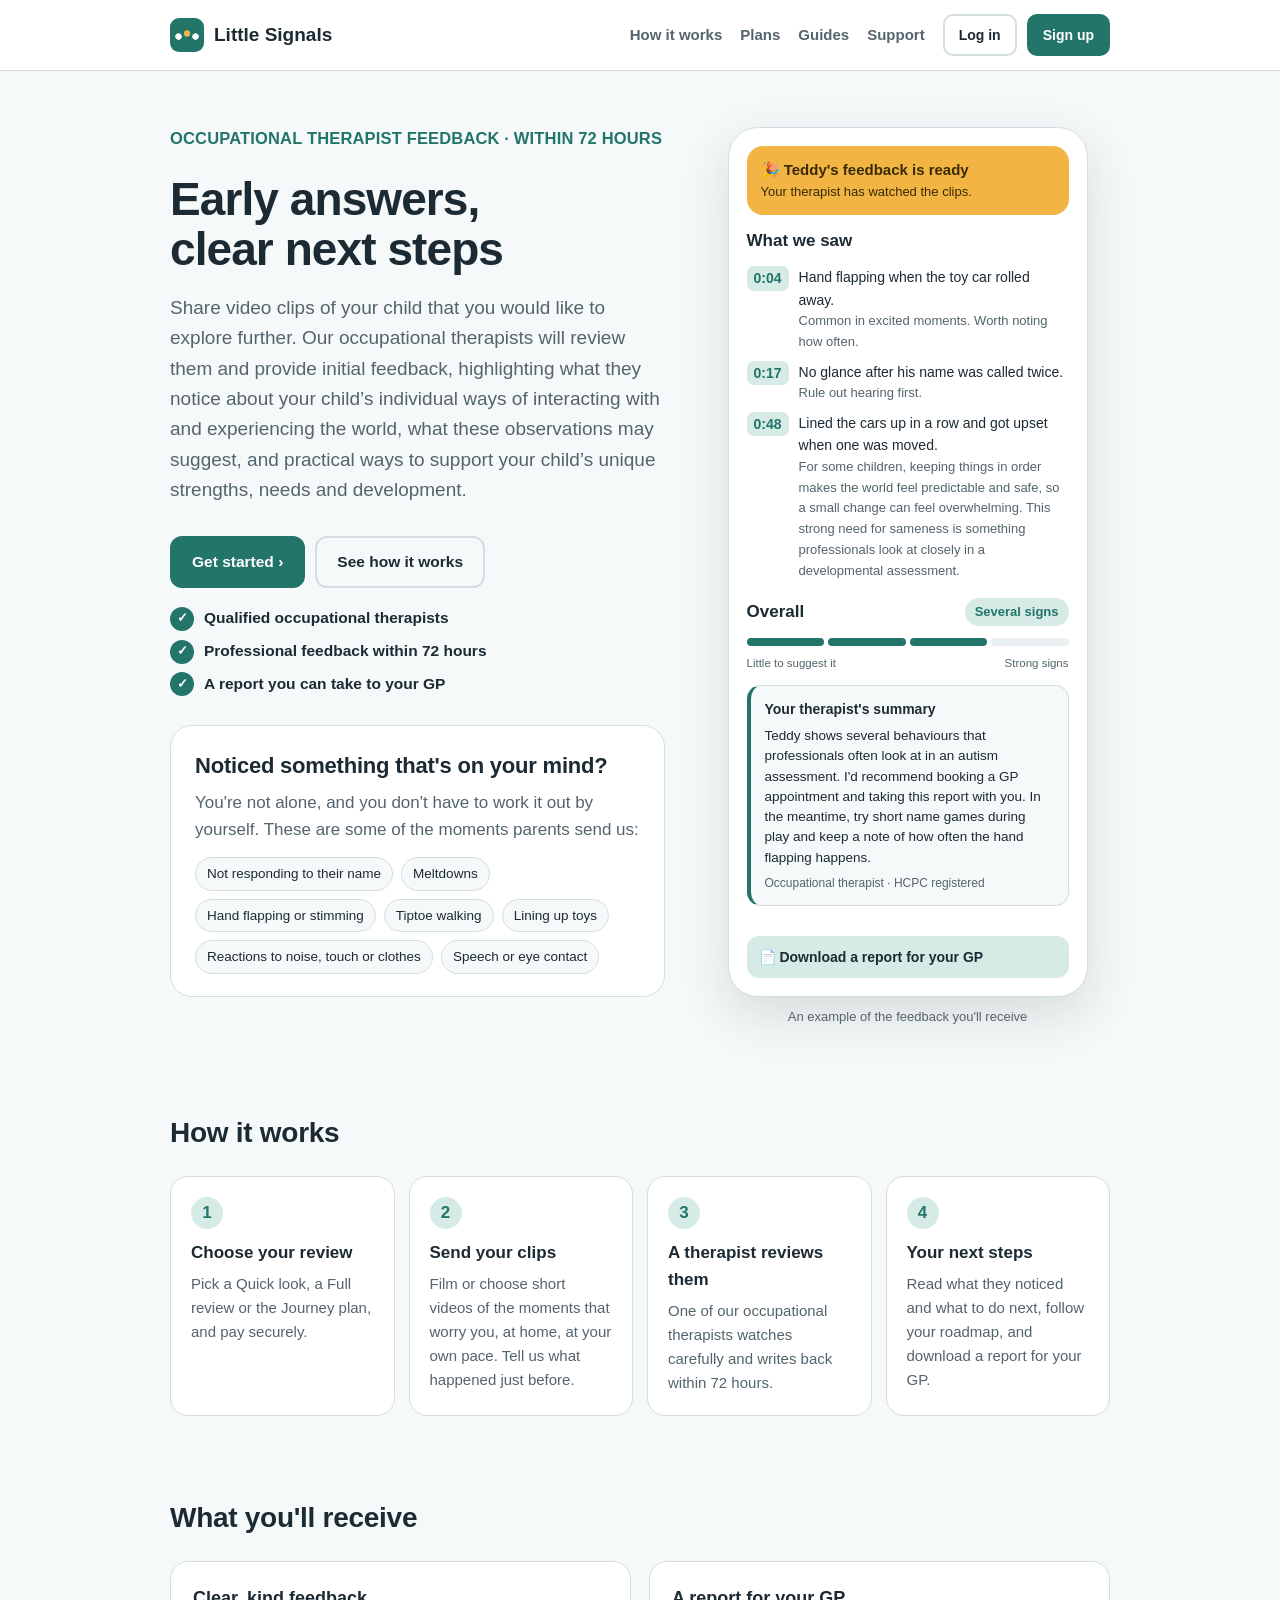
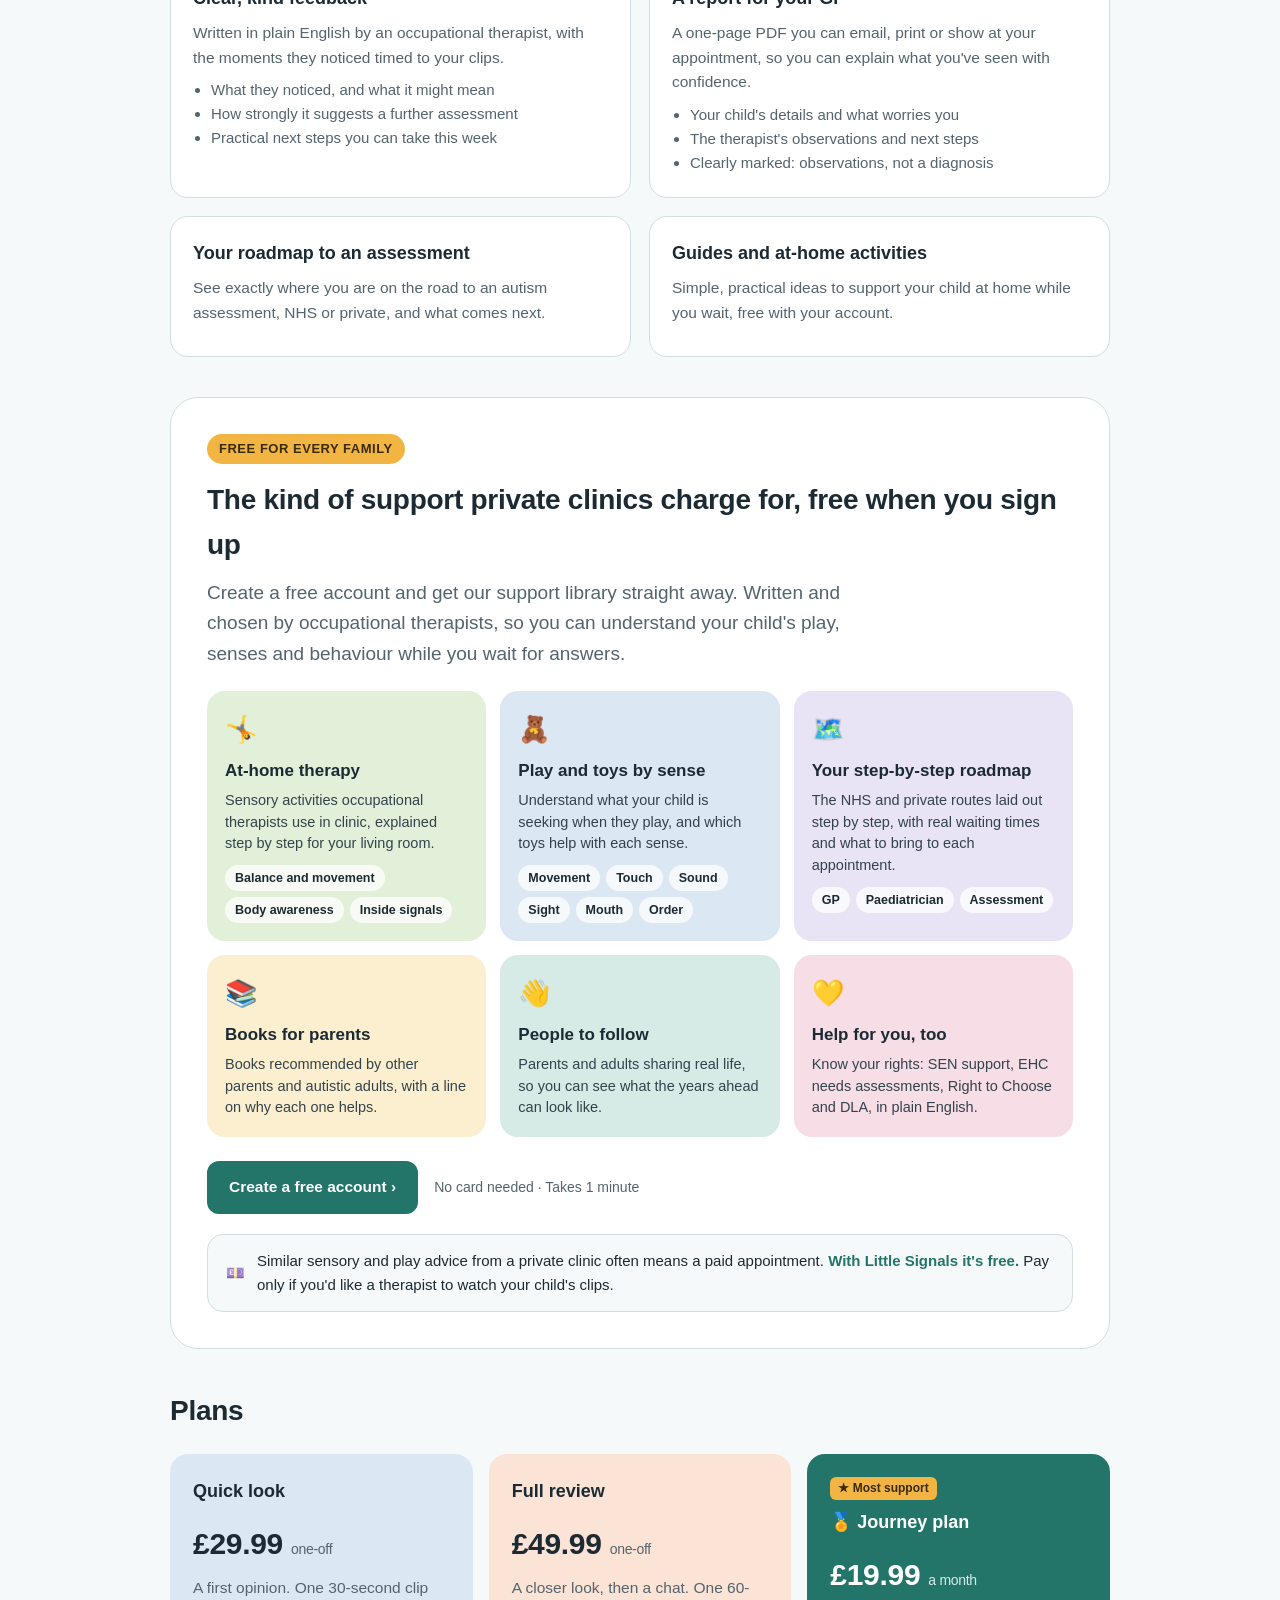
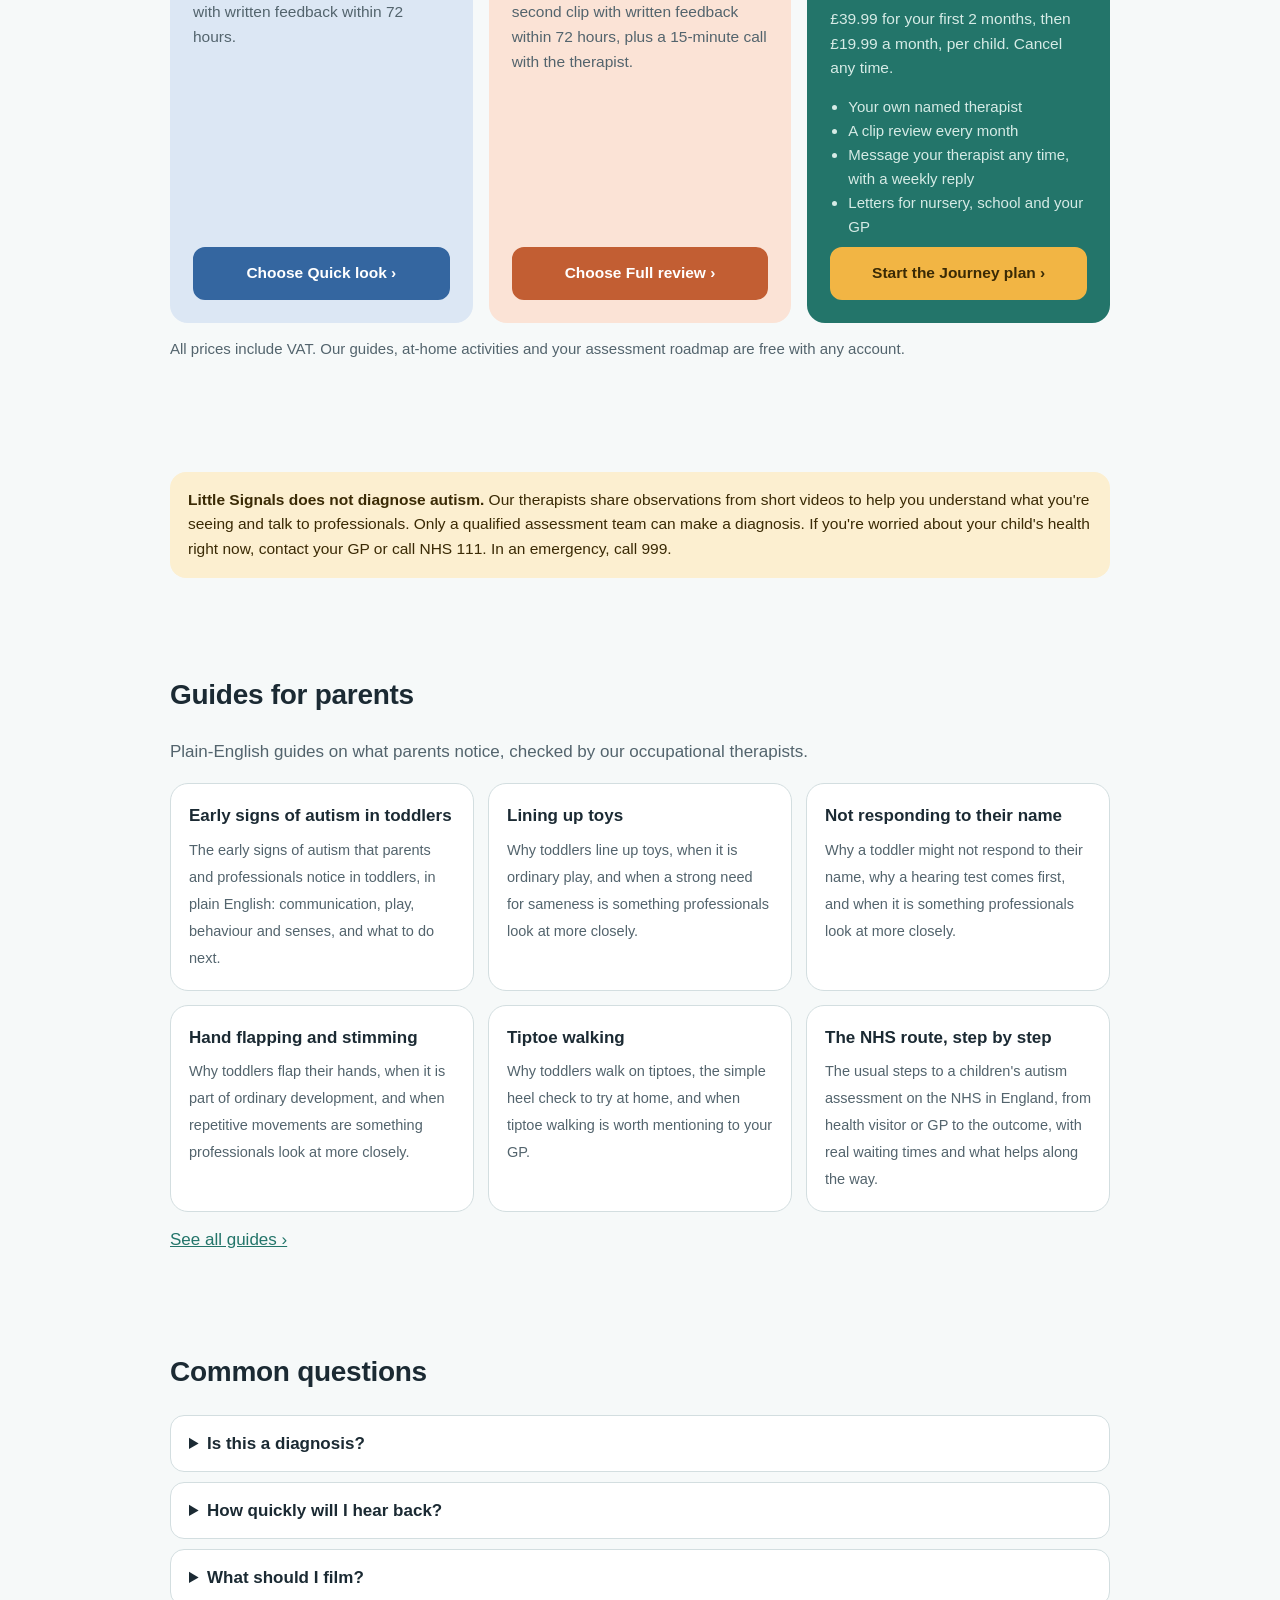
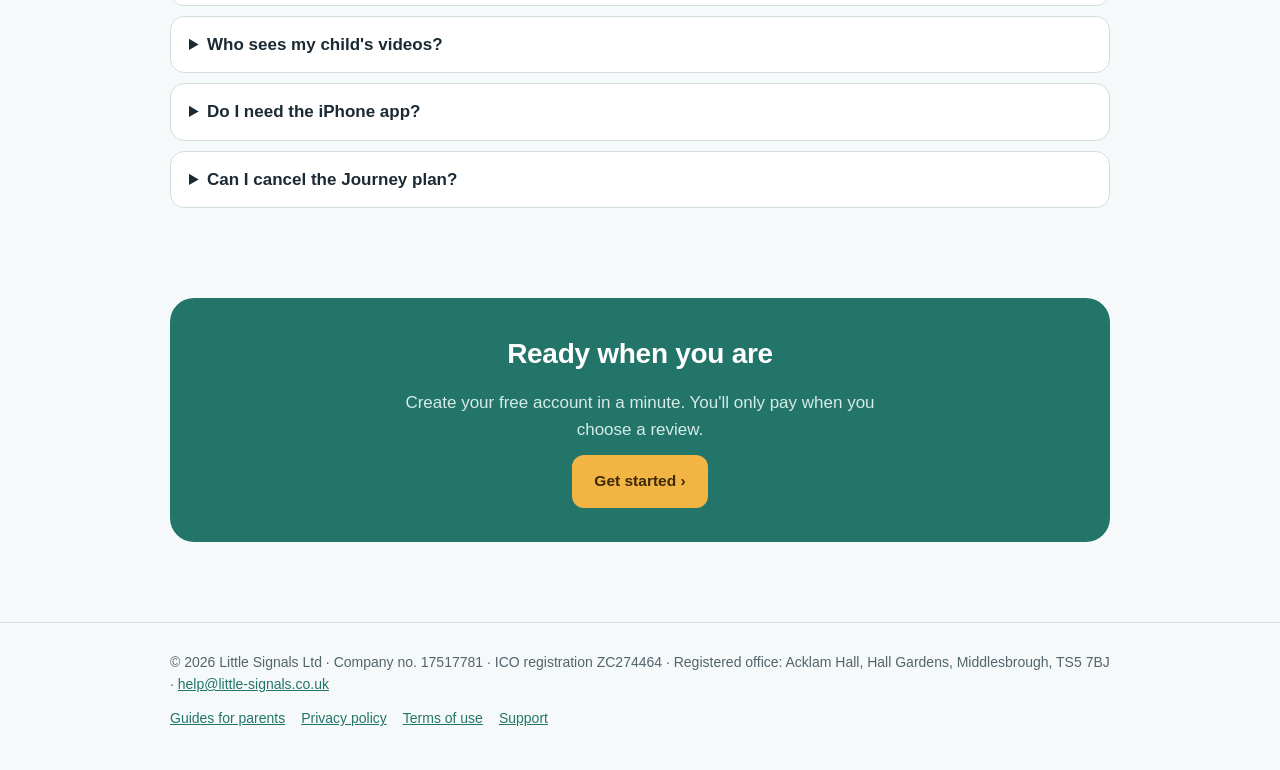
<file: index.html>
<!doctype html>
<html lang="en-GB">
<head>
<meta charset="utf-8">
<meta name="viewport" content="width=device-width, initial-scale=1">
<title>Little Signals: clip reviews by occupational therapists</title>
<meta name="description" content="Send a short clip of your child to an occupational therapist and get clear feedback and a roadmap to an autism assessment.">
<link rel="icon" href="/favicon.png">
<link rel="apple-touch-icon" href="/icon.png">
<link rel="stylesheet" href="/style.css">
</head>
<body>
<header class="site"><div class="wrap">
  <a class="brand" href="/"><img src="/icon.png" alt="">Little Signals</a>
  <nav class="top" aria-label="Main"><a class="hide-sm" href="/#how">How it works</a><a class="hide-sm" href="/#plans">Plans</a><a class="hide-sm" href="/guides/">Guides</a><a class="hide-sm" href="/support/">Support</a>
    <span class="acts"><a class="btn ghost sm" href="https://app.little-signals.co.uk/">Log in</a><a class="btn sm" href="https://app.little-signals.co.uk/">Sign up</a></span></nav>
</div></header>
<main>

<div class="wrap">
<section class="hero2">
  <div class="herol">
    <p class="eyebrow">Occupational therapist feedback · within 72 hours</p>
    <h1>Early answers,<br>clear next steps</h1>
    <p class="lede">Share video clips of your child that you would like to explore further. Our occupational therapists will review them and provide initial feedback, highlighting what they notice about your child’s individual ways of interacting with and experiencing the world, what these observations may suggest, and practical ways to support your child’s unique strengths, needs and development.</p>
    <div class="cta-row"><a class="btn" href="https://app.little-signals.co.uk/">Get started ›</a><a class="btn ghost" href="#how">See how it works</a></div>
    <ul class="ticks"><li>Qualified occupational therapists</li><li>Professional feedback within 72 hours</li><li>A report you can take to your GP</li></ul>
    <div class="band worry" aria-labelledby="worry-h">
      <h2 id="worry-h">Noticed something that's on your mind?</h2>
      <p>You're not alone, and you don't have to work it out by yourself. These are some of the moments parents send us:</p>
      <div class="chips"><span>Not responding to their name</span><span>Meltdowns</span><span>Hand flapping or stimming</span><span>Tiptoe walking</span><span>Lining up toys</span><span>Reactions to noise, touch or clothes</span><span>Speech or eye contact</span></div>
    </div>
  </div>
  <div class="herer" aria-hidden="true">
    <div class="phone">
      <div class="ready">🎉 Teddy's feedback is ready<small>Your therapist has watched the clips.</small></div>
      <div style="font-weight:800">What we saw</div>
      <div class="obs">
        <span class="ts">0:04</span><p>Hand flapping when the toy car rolled away.<span>Common in excited moments. Worth noting how often.</span></p>
        <span class="ts">0:17</span><p>No glance after his name was called twice.<span>Rule out hearing first.</span></p>
        <span class="ts">0:48</span><p>Lined the cars up in a row and got upset when one was moved.<span>For some children, keeping things in order makes the world feel predictable and safe, so a small change can feel overwhelming. This strong need for sameness is something professionals look at closely in a developmental assessment.</span></p>
      </div>
      <div class="lvlhead"><span>Overall</span><b>Several signs</b></div>
      <div class="lvl"><i class="on"></i><i class="on"></i><i class="on"></i><i></i></div>
      <div class="lvlends"><span>Little to suggest it</span><span>Strong signs</span></div>
      <div class="sum"><b>Your therapist's summary</b><p>Teddy shows several behaviours that professionals often look at in an autism assessment. I'd recommend booking a GP appointment and taking this report with you. In the meantime, try short name games during play and keep a note of how often the hand flapping happens.</p><small>Occupational therapist · HCPC registered</small></div>
      <div class="rep">📄 Download a report for your GP</div>
    </div>
    <p style="text-align:center;color:var(--muted);font-size:13px;margin-top:10px">An example of the feedback you'll receive</p>
  </div>
</section>

<section id="how" aria-labelledby="how-h">
  <h2 id="how-h">How it works</h2>
  <ol class="steps4">
    <li><h3>Choose your review</h3><p>Pick a Quick look, a Full review or the Journey plan, and pay securely.</p></li>
    <li><h3>Send your clips</h3><p>Film or choose short videos of the moments that worry you, at home, at your own pace. Tell us what happened just before.</p></li>
    <li><h3>A therapist reviews them</h3><p>One of our occupational therapists watches carefully and writes back within 72 hours.</p></li>
    <li><h3>Your next steps</h3><p>Read what they noticed and what to do next, follow your roadmap, and download a report for your GP.</p></li>
  </ol>
</section>

<section aria-labelledby="get-h">
  <h2 id="get-h">What you'll receive</h2>
  <div class="two">
    <div class="feat"><h3>Clear, kind feedback</h3><p>Written in plain English by an occupational therapist, with the moments they noticed timed to your clips.</p>
      <ul><li>What they noticed, and what it might mean</li><li>How strongly it suggests a further assessment</li><li>Practical next steps you can take this week</li></ul></div>
    <div class="feat"><h3>A report for your GP</h3><p>A one-page PDF you can email, print or show at your appointment, so you can explain what you've seen with confidence.</p>
      <ul><li>Your child's details and what worries you</li><li>The therapist's observations and next steps</li><li>Clearly marked: observations, not a diagnosis</li></ul></div>
    <div class="feat"><h3>Your roadmap to an assessment</h3><p>See exactly where you are on the road to an autism assessment, NHS or private, and what comes next.</p></div>
    <div class="feat"><h3>Guides and at-home activities</h3><p>Simple, practical ideas to support your child at home while you wait, free with your account.</p></div>
  </div>
</section>

<section class="free" aria-labelledby="free-h">
  <span class="freetag">FREE FOR EVERY FAMILY</span>
  <h2 id="free-h">The kind of support private clinics charge for, free when you sign up</h2>
  <p class="lede">Create a free account and get our support library straight away.<span class="hm"> Written and chosen by occupational therapists, so you can understand your child's play, senses and behaviour while you wait for answers.</span></p>
  <div class="tiles">
    <div class="tile" style="background:#E2F0D9"><div class="e">🤸</div><h3>At-home therapy</h3><p>Sensory activities occupational therapists use in clinic, explained step by step for your living room.</p><div class="chips"><span>Balance and movement</span><span>Body awareness</span><span>Inside signals</span></div></div>
    <div class="tile" style="background:#DCE7F4"><div class="e">🧸</div><h3>Play and toys by sense</h3><p>Understand what your child is seeking when they play, and which toys help with each sense.</p><div class="chips"><span>Movement</span><span>Touch</span><span>Sound</span><span>Sight</span><span>Mouth</span><span>Order</span></div></div>
    <div class="tile" style="background:#E8E3F5"><div class="e">🗺️</div><h3>Your step-by-step roadmap</h3><p>The NHS and private routes laid out step by step, with real waiting times and what to bring to each appointment.</p><div class="chips"><span>GP</span><span>Paediatrician</span><span>Assessment</span></div></div>
    <div class="tile" style="background:#FCEFD0"><div class="e">📚</div><h3>Books for parents</h3><p>Books recommended by other parents and autistic adults, with a line on why each one helps.</p></div>
    <div class="tile" style="background:#D6EBE6"><div class="e">👋</div><h3>People to follow</h3><p>Parents and adults sharing real life, so you can see what the years ahead can look like.</p></div>
    <div class="tile" style="background:#F6DDE6"><div class="e">💛</div><h3>Help for you, too</h3><p>Know your rights: SEN support, EHC needs assessments, Right to Choose and DLA, in plain English.</p></div>
  </div>
  <div class="freecta"><a class="btn" href="https://app.little-signals.co.uk/">Create a free account ›</a><small>No card needed · Takes 1 minute</small></div>
  <div class="cmp">💷 <span>Similar sensory and play advice from a private clinic often means a paid appointment. <b>With Little Signals it's free.</b> Pay only if you'd like a therapist to watch your child's clips.</span></div>
</section>

<section id="plans" aria-labelledby="plans-h">
  <h2 id="plans-h">Plans</h2>
  <div class="plans">
    <div class="plan q"><h3>Quick look</h3><div class="price">£29.99 <span>one-off</span></div><p>A first opinion. One 30-second clip with written feedback within 72 hours.</p><a class="btn" href="https://app.little-signals.co.uk/">Choose Quick look ›</a></div>
    <div class="plan f"><h3>Full review</h3><div class="price">£49.99 <span>one-off</span></div><p>A closer look, then a chat. One 60-second clip with written feedback within 72 hours, plus a 15-minute call with the therapist.</p><a class="btn" href="https://app.little-signals.co.uk/">Choose Full review ›</a></div>
    <div class="plan j"><div class="ptop"><span class="tag">★ Most support</span><h3>🏅 Journey plan</h3></div><div class="price">£19.99 <span>a month</span></div>
      <p>£39.99 for your first 2 months, then £19.99 a month, per child. Cancel any time.</p>
      <ul><li>Your own named therapist</li><li>A clip review every month</li><li>Message your therapist any time, with a weekly reply</li><li>Letters for nursery, school and your GP</li></ul>
      <a class="btn gold" href="https://app.little-signals.co.uk/">Start the Journey plan ›</a></div>
  </div>
  <p style="color:var(--muted);font-size:15px;margin-top:14px">All prices include VAT. Our guides, at-home activities and your assessment roadmap are free with any account.</p>
</section>

<section aria-label="Important">
  <p class="note"><strong>Little Signals does not diagnose autism.</strong> Our therapists share observations from short videos to help you understand what you're seeing and talk to professionals. Only a qualified assessment team can make a diagnosis. If you're worried about your child's health right now, contact your GP or call NHS 111. In an emergency, call 999.</p>
</section>

<section aria-labelledby="guides-h">
  <h2 id="guides-h">Guides for parents</h2>
  <p style="color:var(--muted);margin:0">Plain-English guides on what parents notice, checked by our occupational therapists.</p>
  <div class="glist"><a class="gcard" href="/guides/early-signs-of-autism-in-toddlers/"><b>Early signs of autism in toddlers</b><span>The early signs of autism that parents and professionals notice in toddlers, in plain English: communication, play, behaviour and senses, and what to do next.</span></a><a class="gcard" href="/guides/toddler-lining-up-toys/"><b>Lining up toys</b><span>Why toddlers line up toys, when it is ordinary play, and when a strong need for sameness is something professionals look at more closely.</span></a><a class="gcard" href="/guides/toddler-not-responding-to-name/"><b>Not responding to their name</b><span>Why a toddler might not respond to their name, why a hearing test comes first, and when it is something professionals look at more closely.</span></a><a class="gcard" href="/guides/toddler-hand-flapping/"><b>Hand flapping and stimming</b><span>Why toddlers flap their hands, when it is part of ordinary development, and when repetitive movements are something professionals look at more closely.</span></a><a class="gcard" href="/guides/toddler-toe-walking/"><b>Tiptoe walking</b><span>Why toddlers walk on tiptoes, the simple heel check to try at home, and when tiptoe walking is worth mentioning to your GP.</span></a><a class="gcard" href="/guides/autism-assessment-for-children-nhs-route/"><b>The NHS route, step by step</b><span>The usual steps to a children&#x27;s autism assessment on the NHS in England, from health visitor or GP to the outcome, with real waiting times and what helps along the way.</span></a></div>
  <p style="margin-top:14px"><a href="/guides/">See all guides ›</a></p>
</section>

<section id="faq" aria-labelledby="faq-h">
  <h2 id="faq-h">Common questions</h2>
  <details><summary>Is this a diagnosis?</summary><p>No. Our occupational therapists describe what they can see in your clips and suggest next steps. Only a qualified assessment team can diagnose autism, and our report is designed to help you talk to them.</p></details>
  <details><summary>How quickly will I hear back?</summary><p>Within 72 hours of sending your clips. We'll email you (and notify you in the app) as soon as your feedback is ready.</p></details>
  <details><summary>What should I film?</summary><p>Everyday moments that worry you, as they happen. Short clips of 5 to 10 seconds work well, ideally with your child's face and hands in view. You can send several clips up to the length of your plan.</p></details>
  <details><summary>Who sees my child's videos?</summary><p>Only the occupational therapist assigned to your review, through private links that expire after 15 minutes. Clips are deleted 90 days after your feedback is sent, and we never use them for advertising or to train AI. See our <a href="/privacy/">privacy policy</a>.</p></details>
  <details><summary>Do I need the iPhone app?</summary><p>No. You can do everything here on our website, on a computer or any phone. The iPhone app is coming soon, and your account works on both.</p></details>
  <details><summary>Can I cancel the Journey plan?</summary><p>Yes, any time. The first 2 months are paid together when you join; after that you can cancel whenever you like and you won't be charged again.</p></details>
</section>

<section aria-label="Get started">
  <div class="final"><h2>Ready when you are</h2><p>Create your free account in a minute. You'll only pay when you choose a review.</p>
    <a class="btn gold" href="https://app.little-signals.co.uk/">Get started ›</a></div>
</section>
</div>

</main>
<footer class="site"><div class="wrap">
  <span>© 2026 Little Signals Ltd · Company no. 17517781 · ICO registration ZC274464 · Registered office: Acklam Hall, Hall Gardens, Middlesbrough, TS5 7BJ · <a href="mailto:help@little-signals.co.uk">help@little-signals.co.uk</a></span>
  <nav aria-label="Legal"><a href="/guides/">Guides for parents</a><a href="/privacy/">Privacy policy</a><a href="/terms/">Terms of use</a><a href="/support/">Support</a></nav>
</div></footer>
<!-- Cloudflare Web Analytics (cookie-free) --><script type='module' src='https://static.cloudflareinsights.com/beacon.min.js' data-cf-beacon='{"token": "3dc8c673c50845ae96b83010e44862e6"}'></script><!-- End Cloudflare Web Analytics -->
</body>
</html>
</file>
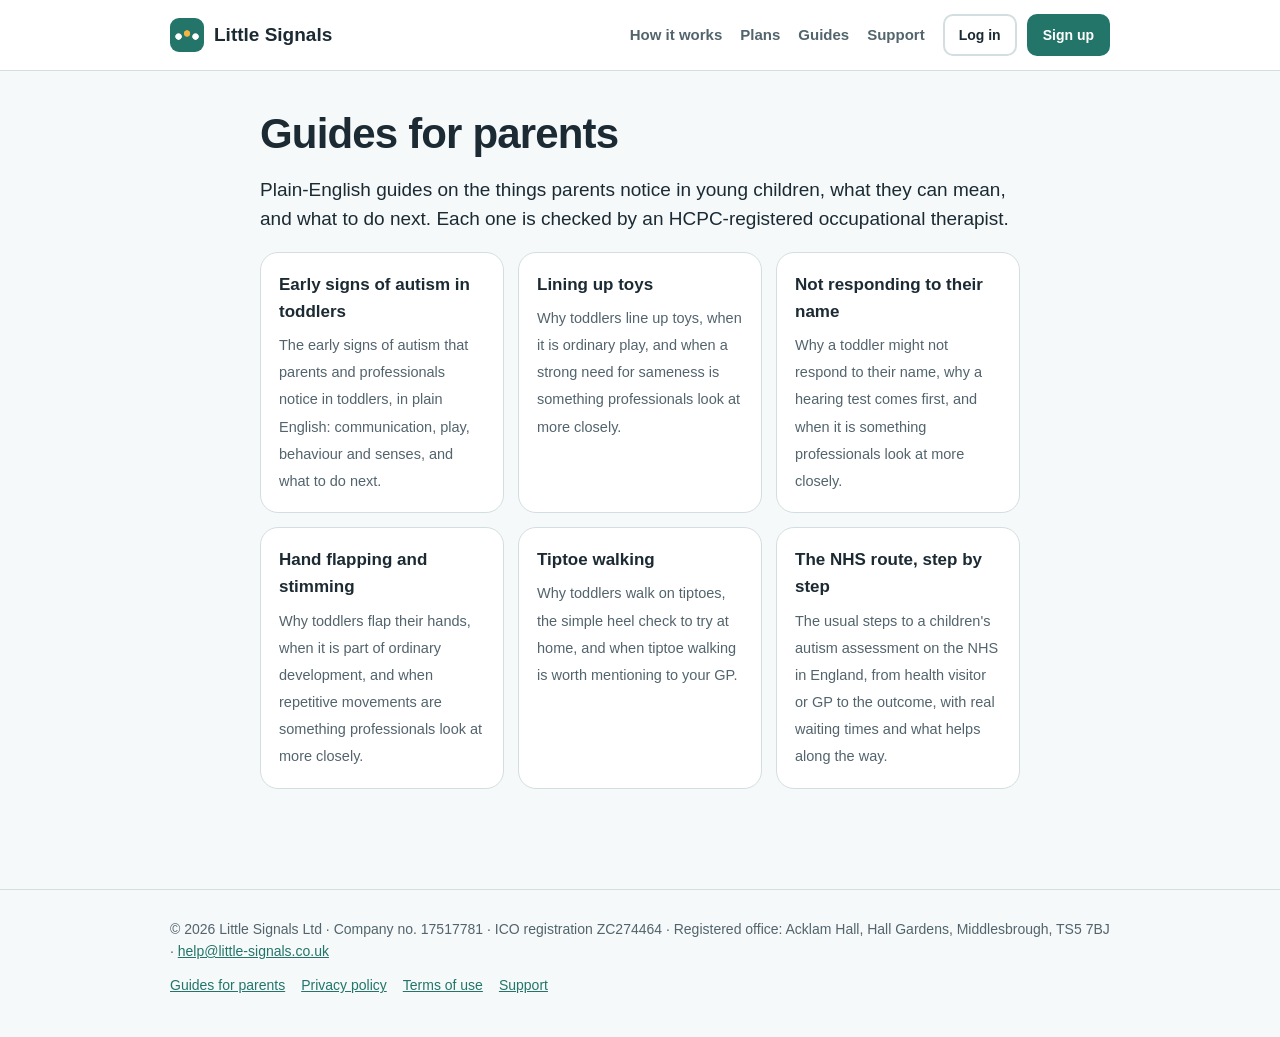
<file: guides/index.html>
<!doctype html>
<html lang="en-GB">
<head>
<meta charset="utf-8">
<meta name="viewport" content="width=device-width, initial-scale=1">
<title>Guides for parents · Little Signals</title>
<meta name="description" content="Plain-English guides for parents on early signs of autism, written with occupational therapists.">
<link rel="icon" href="/favicon.png">
<link rel="apple-touch-icon" href="/icon.png">
<link rel="stylesheet" href="/style.css">
</head>
<body>
<header class="site"><div class="wrap">
  <a class="brand" href="/"><img src="/icon.png" alt="">Little Signals</a>
  <nav class="top" aria-label="Main"><a class="hide-sm" href="/#how">How it works</a><a class="hide-sm" href="/#plans">Plans</a><a class="hide-sm" href="/guides/">Guides</a><a class="hide-sm" href="/support/">Support</a>
    <span class="acts"><a class="btn ghost sm" href="https://app.little-signals.co.uk/">Log in</a><a class="btn sm" href="https://app.little-signals.co.uk/">Sign up</a></span></nav>
</div></header>
<main>

<div class="wrap doc">
  <h1>Guides for parents</h1>
  <p class="glead">Plain-English guides on the things parents notice in young children, what they can mean, and what to do next. Each one is checked by an HCPC-registered occupational therapist.</p>
  <div class="glist"><a class="gcard" href="/guides/early-signs-of-autism-in-toddlers/"><b>Early signs of autism in toddlers</b><span>The early signs of autism that parents and professionals notice in toddlers, in plain English: communication, play, behaviour and senses, and what to do next.</span></a><a class="gcard" href="/guides/toddler-lining-up-toys/"><b>Lining up toys</b><span>Why toddlers line up toys, when it is ordinary play, and when a strong need for sameness is something professionals look at more closely.</span></a><a class="gcard" href="/guides/toddler-not-responding-to-name/"><b>Not responding to their name</b><span>Why a toddler might not respond to their name, why a hearing test comes first, and when it is something professionals look at more closely.</span></a><a class="gcard" href="/guides/toddler-hand-flapping/"><b>Hand flapping and stimming</b><span>Why toddlers flap their hands, when it is part of ordinary development, and when repetitive movements are something professionals look at more closely.</span></a><a class="gcard" href="/guides/toddler-toe-walking/"><b>Tiptoe walking</b><span>Why toddlers walk on tiptoes, the simple heel check to try at home, and when tiptoe walking is worth mentioning to your GP.</span></a><a class="gcard" href="/guides/autism-assessment-for-children-nhs-route/"><b>The NHS route, step by step</b><span>The usual steps to a children&#x27;s autism assessment on the NHS in England, from health visitor or GP to the outcome, with real waiting times and what helps along the way.</span></a></div>
</div>

</main>
<footer class="site"><div class="wrap">
  <span>© 2026 Little Signals Ltd · Company no. 17517781 · ICO registration ZC274464 · Registered office: Acklam Hall, Hall Gardens, Middlesbrough, TS5 7BJ · <a href="mailto:help@little-signals.co.uk">help@little-signals.co.uk</a></span>
  <nav aria-label="Legal"><a href="/guides/">Guides for parents</a><a href="/privacy/">Privacy policy</a><a href="/terms/">Terms of use</a><a href="/support/">Support</a></nav>
</div></footer>
<!-- Cloudflare Web Analytics (cookie-free) --><script type='module' src='https://static.cloudflareinsights.com/beacon.min.js' data-cf-beacon='{"token": "3dc8c673c50845ae96b83010e44862e6"}'></script><!-- End Cloudflare Web Analytics -->
</body>
</html>
</file>
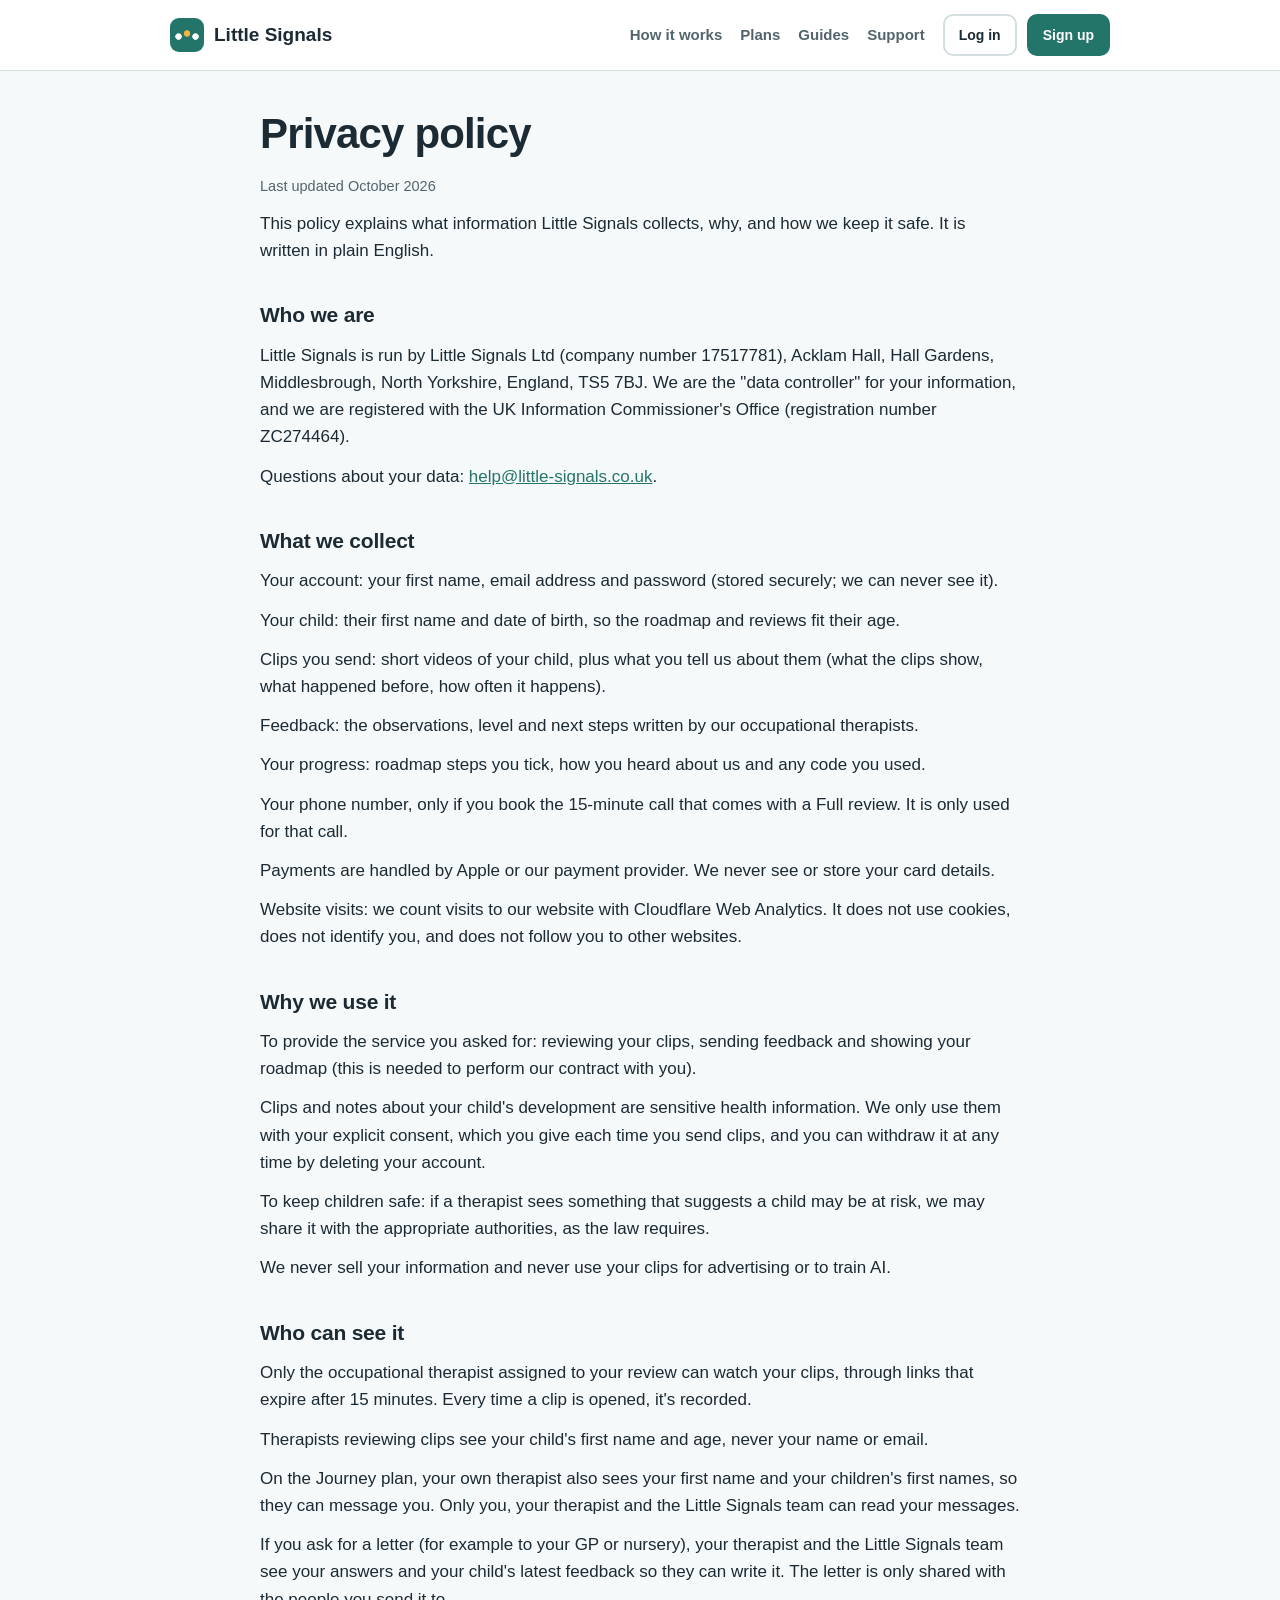
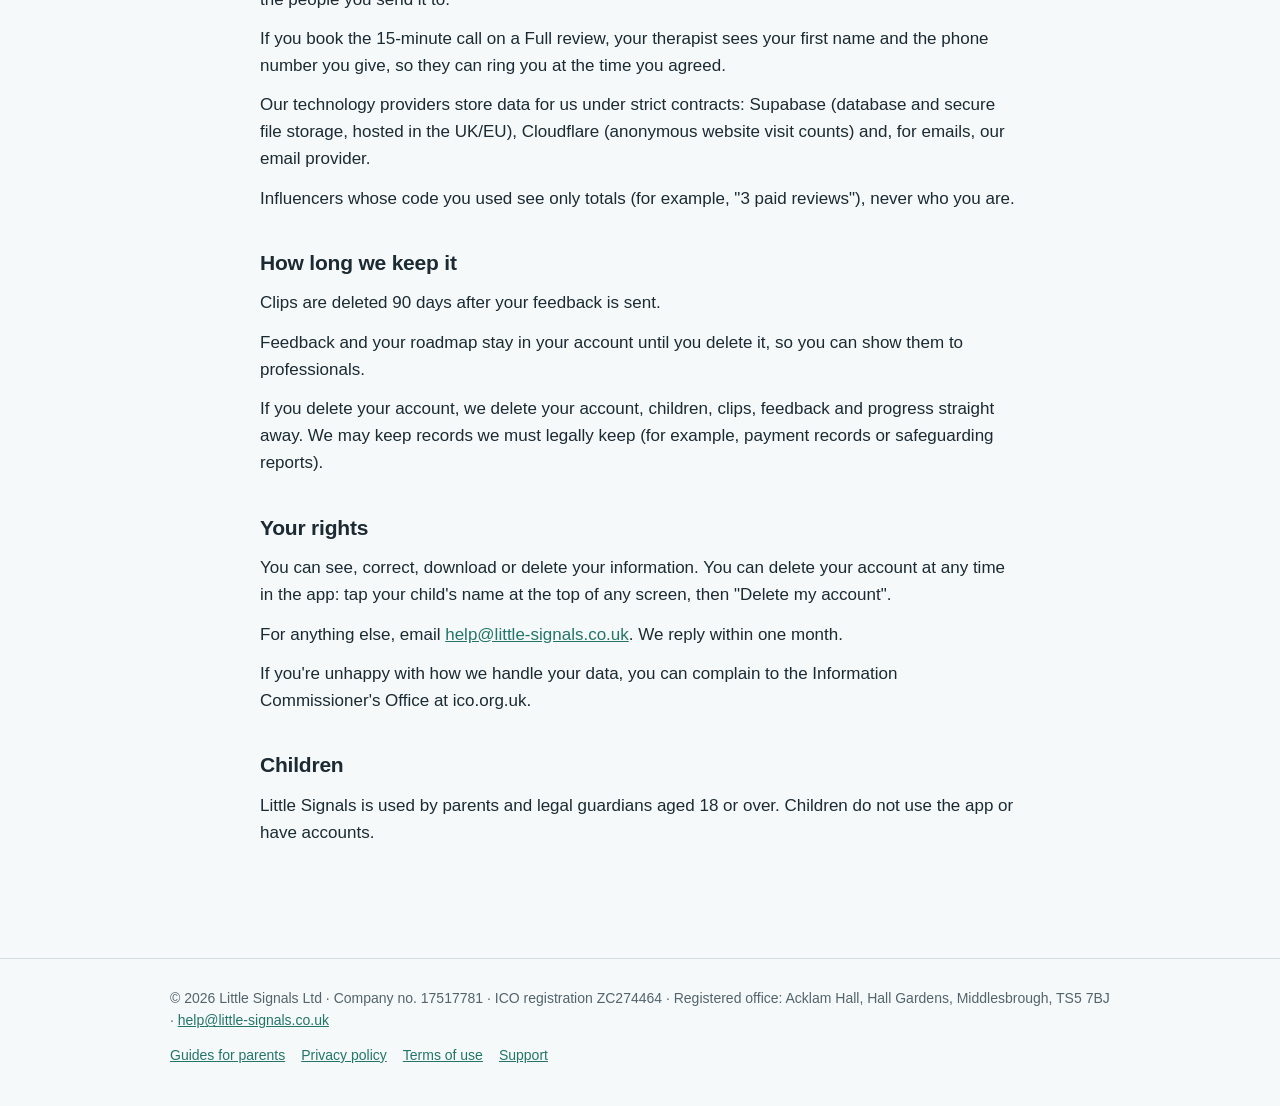
<file: privacy/index.html>
<!doctype html>
<html lang="en-GB">
<head>
<meta charset="utf-8">
<meta name="viewport" content="width=device-width, initial-scale=1">
<title>Privacy policy · Little Signals</title>
<meta name="description" content="How Little Signals collects, uses and protects your information.">
<link rel="icon" href="/favicon.png">
<link rel="apple-touch-icon" href="/icon.png">
<link rel="stylesheet" href="/style.css">
</head>
<body>
<header class="site"><div class="wrap">
  <a class="brand" href="/"><img src="/icon.png" alt="">Little Signals</a>
  <nav class="top" aria-label="Main"><a class="hide-sm" href="/#how">How it works</a><a class="hide-sm" href="/#plans">Plans</a><a class="hide-sm" href="/guides/">Guides</a><a class="hide-sm" href="/support/">Support</a>
    <span class="acts"><a class="btn ghost sm" href="https://app.little-signals.co.uk/">Log in</a><a class="btn sm" href="https://app.little-signals.co.uk/">Sign up</a></span></nav>
</div></header>
<main>
<div class="wrap doc"><h1>Privacy policy</h1><p class="meta">Last updated October 2026</p><p>This policy explains what information Little Signals collects, why, and how we keep it safe. It is written in plain English.</p><h2>Who we are</h2><p>Little Signals is run by Little Signals Ltd (company number 17517781), Acklam Hall, Hall Gardens, Middlesbrough, North Yorkshire, England, TS5 7BJ. We are the &quot;data controller&quot; for your information, and we are registered with the UK Information Commissioner&#x27;s Office (registration number ZC274464).</p><p>Questions about your data: <a href="mailto:help@little-signals.co.uk">help@little-signals.co.uk</a>.</p><h2>What we collect</h2><p>Your account: your first name, email address and password (stored securely; we can never see it).</p><p>Your child: their first name and date of birth, so the roadmap and reviews fit their age.</p><p>Clips you send: short videos of your child, plus what you tell us about them (what the clips show, what happened before, how often it happens).</p><p>Feedback: the observations, level and next steps written by our occupational therapists.</p><p>Your progress: roadmap steps you tick, how you heard about us and any code you used.</p><p>Your phone number, only if you book the 15-minute call that comes with a Full review. It is only used for that call.</p><p>Payments are handled by Apple or our payment provider. We never see or store your card details.</p><p>Website visits: we count visits to our website with Cloudflare Web Analytics. It does not use cookies, does not identify you, and does not follow you to other websites.</p><h2>Why we use it</h2><p>To provide the service you asked for: reviewing your clips, sending feedback and showing your roadmap (this is needed to perform our contract with you).</p><p>Clips and notes about your child&#x27;s development are sensitive health information. We only use them with your explicit consent, which you give each time you send clips, and you can withdraw it at any time by deleting your account.</p><p>To keep children safe: if a therapist sees something that suggests a child may be at risk, we may share it with the appropriate authorities, as the law requires.</p><p>We never sell your information and never use your clips for advertising or to train AI.</p><h2>Who can see it</h2><p>Only the occupational therapist assigned to your review can watch your clips, through links that expire after 15 minutes. Every time a clip is opened, it&#x27;s recorded.</p><p>Therapists reviewing clips see your child&#x27;s first name and age, never your name or email.</p><p>On the Journey plan, your own therapist also sees your first name and your children&#x27;s first names, so they can message you. Only you, your therapist and the Little Signals team can read your messages.</p><p>If you ask for a letter (for example to your GP or nursery), your therapist and the Little Signals team see your answers and your child&#x27;s latest feedback so they can write it. The letter is only shared with the people you send it to.</p><p>If you book the 15-minute call on a Full review, your therapist sees your first name and the phone number you give, so they can ring you at the time you agreed.</p><p>Our technology providers store data for us under strict contracts: Supabase (database and secure file storage, hosted in the UK/EU), Cloudflare (anonymous website visit counts) and, for emails, our email provider.</p><p>Influencers whose code you used see only totals (for example, &quot;3 paid reviews&quot;), never who you are.</p><h2>How long we keep it</h2><p>Clips are deleted 90 days after your feedback is sent.</p><p>Feedback and your roadmap stay in your account until you delete it, so you can show them to professionals.</p><p>If you delete your account, we delete your account, children, clips, feedback and progress straight away. We may keep records we must legally keep (for example, payment records or safeguarding reports).</p><h2>Your rights</h2><p>You can see, correct, download or delete your information. You can delete your account at any time in the app: tap your child&#x27;s name at the top of any screen, then &quot;Delete my account&quot;.</p><p>For anything else, email <a href="mailto:help@little-signals.co.uk">help@little-signals.co.uk</a>. We reply within one month.</p><p>If you&#x27;re unhappy with how we handle your data, you can complain to the Information Commissioner&#x27;s Office at ico.org.uk.</p><h2>Children</h2><p>Little Signals is used by parents and legal guardians aged 18 or over. Children do not use the app or have accounts.</p></div>
</main>
<footer class="site"><div class="wrap">
  <span>© 2026 Little Signals Ltd · Company no. 17517781 · ICO registration ZC274464 · Registered office: Acklam Hall, Hall Gardens, Middlesbrough, TS5 7BJ · <a href="mailto:help@little-signals.co.uk">help@little-signals.co.uk</a></span>
  <nav aria-label="Legal"><a href="/guides/">Guides for parents</a><a href="/privacy/">Privacy policy</a><a href="/terms/">Terms of use</a><a href="/support/">Support</a></nav>
</div></footer>
<!-- Cloudflare Web Analytics (cookie-free) --><script type='module' src='https://static.cloudflareinsights.com/beacon.min.js' data-cf-beacon='{"token": "3dc8c673c50845ae96b83010e44862e6"}'></script><!-- End Cloudflare Web Analytics -->
</body>
</html>
</file>
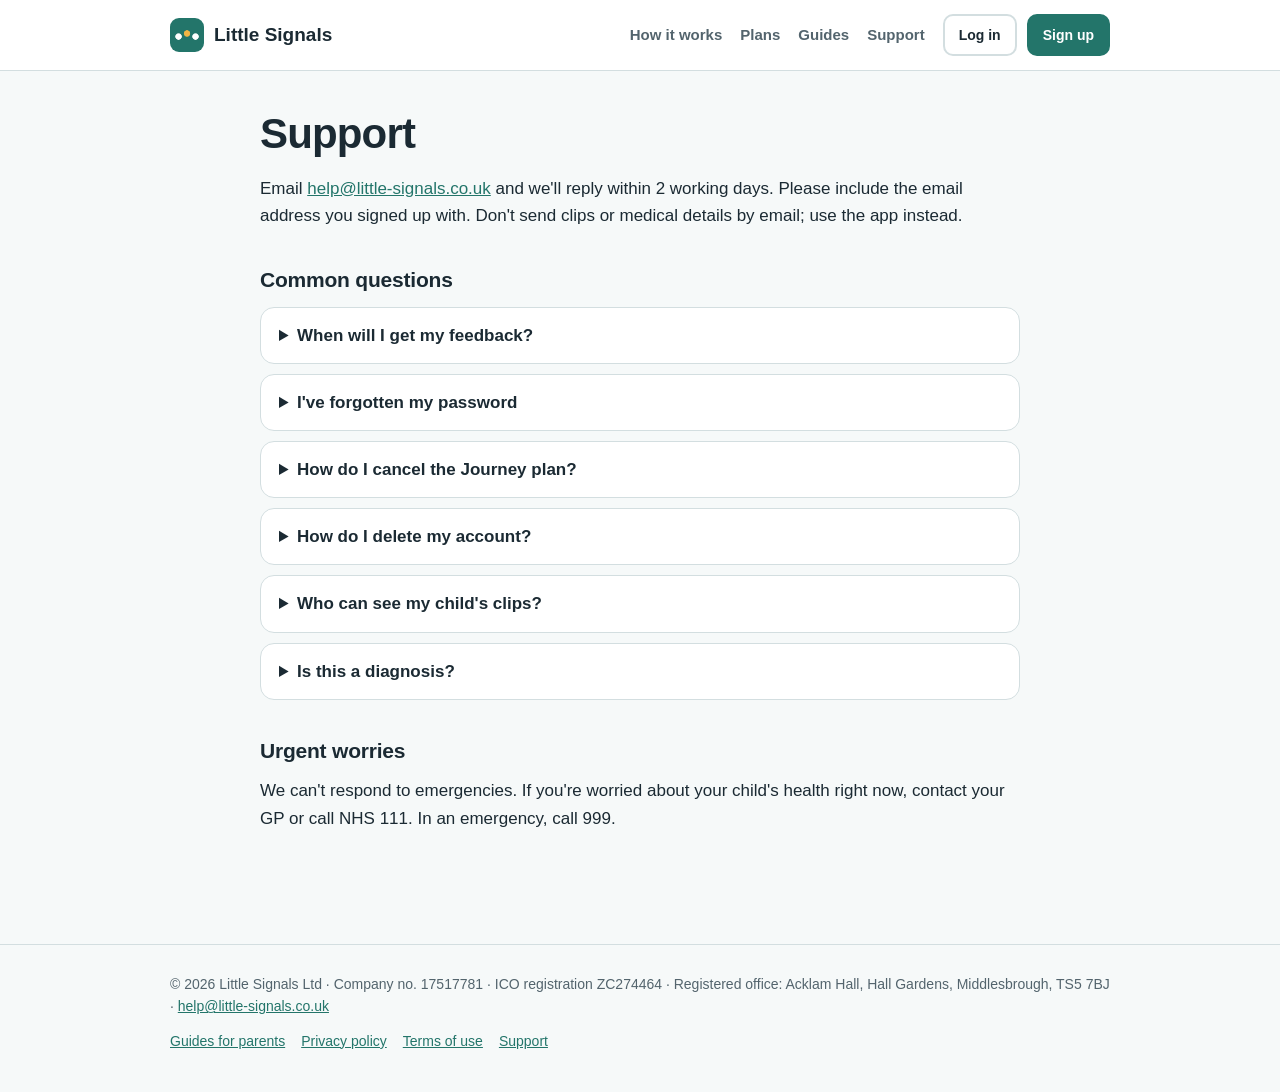
<file: support/index.html>
<!doctype html>
<html lang="en-GB">
<head>
<meta charset="utf-8">
<meta name="viewport" content="width=device-width, initial-scale=1">
<title>Support · Little Signals</title>
<meta name="description" content="Get help with the Little Signals app.">
<link rel="icon" href="/favicon.png">
<link rel="apple-touch-icon" href="/icon.png">
<link rel="stylesheet" href="/style.css">
</head>
<body>
<header class="site"><div class="wrap">
  <a class="brand" href="/"><img src="/icon.png" alt="">Little Signals</a>
  <nav class="top" aria-label="Main"><a class="hide-sm" href="/#how">How it works</a><a class="hide-sm" href="/#plans">Plans</a><a class="hide-sm" href="/guides/">Guides</a><a class="hide-sm" href="/support/">Support</a>
    <span class="acts"><a class="btn ghost sm" href="https://app.little-signals.co.uk/">Log in</a><a class="btn sm" href="https://app.little-signals.co.uk/">Sign up</a></span></nav>
</div></header>
<main>

<div class="wrap doc">
  <h1>Support</h1>
  <p>Email <a href="mailto:help@little-signals.co.uk">help@little-signals.co.uk</a> and we'll reply within 2 working days. Please include the email address you signed up with. Don't send clips or medical details by email; use the app instead.</p>
  <h2>Common questions</h2>
  <details><summary>When will I get my feedback?</summary><p>Within 72 hours of sending your clips. You'll get a notification and a banner on the Home screen when it's ready.</p></details>
  <details><summary>I've forgotten my password</summary><p>On the sign-in screen, tap "Forgotten your password?" and enter your email. We'll email you a code to set a new one. Check your junk folder if it doesn't arrive within a few minutes.</p></details>
  <details><summary>How do I cancel the Journey plan?</summary><p>If you subscribed through the App Store: on your iPhone, open Settings, tap your name, then Subscriptions, then Little Signals, then Cancel Subscription. The first 2 months are paid upfront when you join. After that you can cancel any time and you won't be charged again.</p></details>
  <details><summary>How do I delete my account?</summary><p>In the app, tap your child's name at the top of any screen, then "Delete my account". This deletes your account, children, clips, feedback and progress straight away. Deleting your account doesn't cancel an App Store subscription, so cancel that first.</p></details>
  <details><summary>Who can see my child's clips?</summary><p>Only the occupational therapist reviewing them, through private links that expire after 15 minutes. Clips are deleted 90 days after your feedback is sent. See our <a href="/privacy/">privacy policy</a>.</p></details>
  <details><summary>Is this a diagnosis?</summary><p>No. Our therapists share what they observe in short videos and suggest next steps. Only a qualified assessment team can diagnose autism.</p></details>
  <h2>Urgent worries</h2>
  <p>We can't respond to emergencies. If you're worried about your child's health right now, contact your GP or call NHS 111. In an emergency, call 999.</p>
</div>

</main>
<footer class="site"><div class="wrap">
  <span>© 2026 Little Signals Ltd · Company no. 17517781 · ICO registration ZC274464 · Registered office: Acklam Hall, Hall Gardens, Middlesbrough, TS5 7BJ · <a href="mailto:help@little-signals.co.uk">help@little-signals.co.uk</a></span>
  <nav aria-label="Legal"><a href="/guides/">Guides for parents</a><a href="/privacy/">Privacy policy</a><a href="/terms/">Terms of use</a><a href="/support/">Support</a></nav>
</div></footer>
<!-- Cloudflare Web Analytics (cookie-free) --><script type='module' src='https://static.cloudflareinsights.com/beacon.min.js' data-cf-beacon='{"token": "3dc8c673c50845ae96b83010e44862e6"}'></script><!-- End Cloudflare Web Analytics -->
</body>
</html>
</file>
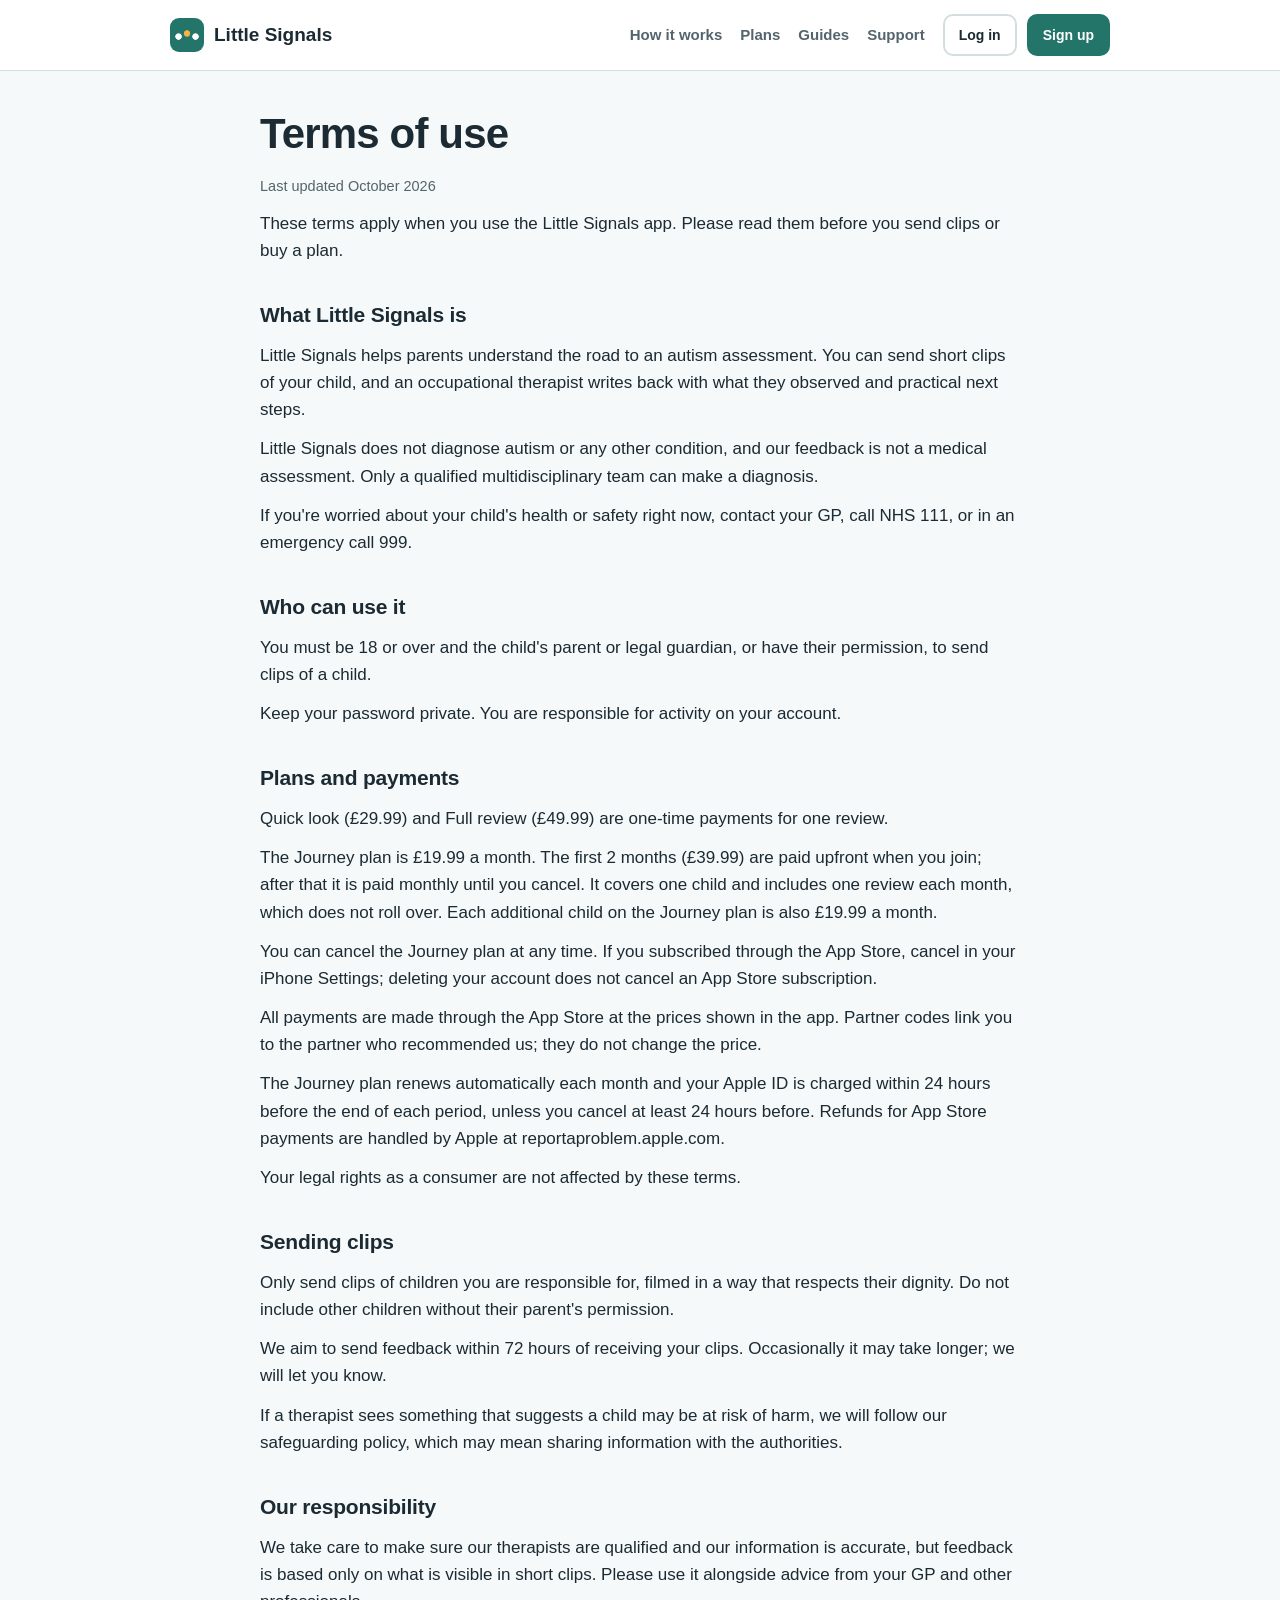
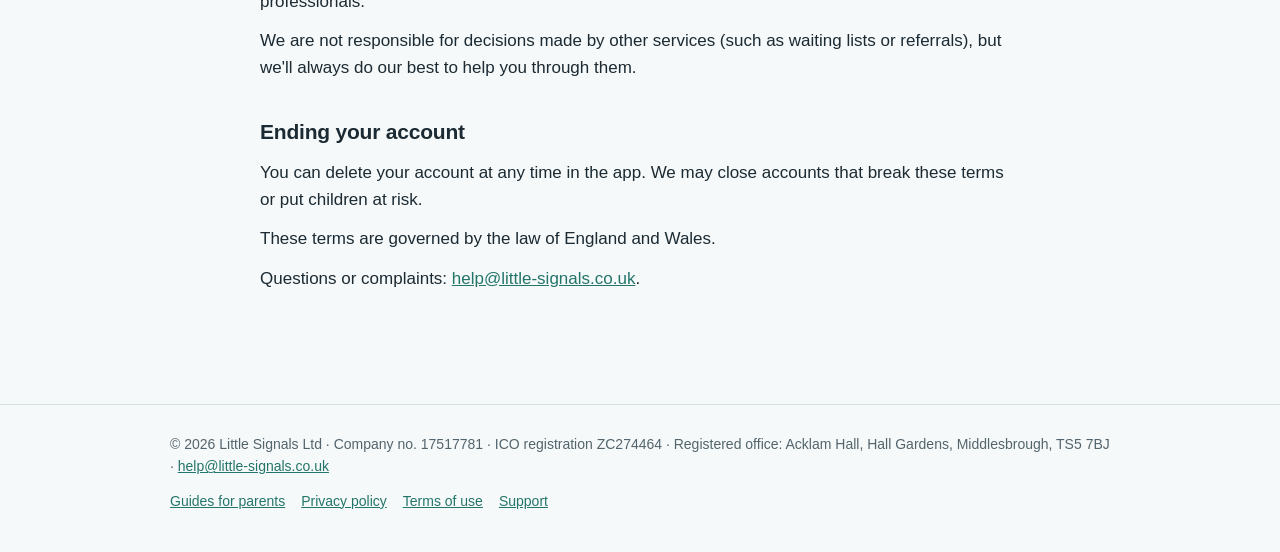
<file: terms/index.html>
<!doctype html>
<html lang="en-GB">
<head>
<meta charset="utf-8">
<meta name="viewport" content="width=device-width, initial-scale=1">
<title>Terms of use · Little Signals</title>
<meta name="description" content="The terms for using the Little Signals app.">
<link rel="icon" href="/favicon.png">
<link rel="apple-touch-icon" href="/icon.png">
<link rel="stylesheet" href="/style.css">
</head>
<body>
<header class="site"><div class="wrap">
  <a class="brand" href="/"><img src="/icon.png" alt="">Little Signals</a>
  <nav class="top" aria-label="Main"><a class="hide-sm" href="/#how">How it works</a><a class="hide-sm" href="/#plans">Plans</a><a class="hide-sm" href="/guides/">Guides</a><a class="hide-sm" href="/support/">Support</a>
    <span class="acts"><a class="btn ghost sm" href="https://app.little-signals.co.uk/">Log in</a><a class="btn sm" href="https://app.little-signals.co.uk/">Sign up</a></span></nav>
</div></header>
<main>
<div class="wrap doc"><h1>Terms of use</h1><p class="meta">Last updated October 2026</p><p>These terms apply when you use the Little Signals app. Please read them before you send clips or buy a plan.</p><h2>What Little Signals is</h2><p>Little Signals helps parents understand the road to an autism assessment. You can send short clips of your child, and an occupational therapist writes back with what they observed and practical next steps.</p><p>Little Signals does not diagnose autism or any other condition, and our feedback is not a medical assessment. Only a qualified multidisciplinary team can make a diagnosis.</p><p>If you&#x27;re worried about your child&#x27;s health or safety right now, contact your GP, call NHS 111, or in an emergency call 999.</p><h2>Who can use it</h2><p>You must be 18 or over and the child&#x27;s parent or legal guardian, or have their permission, to send clips of a child.</p><p>Keep your password private. You are responsible for activity on your account.</p><h2>Plans and payments</h2><p>Quick look (£29.99) and Full review (£49.99) are one-time payments for one review.</p><p>The Journey plan is £19.99 a month. The first 2 months (£39.99) are paid upfront when you join; after that it is paid monthly until you cancel. It covers one child and includes one review each month, which does not roll over. Each additional child on the Journey plan is also £19.99 a month.</p><p>You can cancel the Journey plan at any time. If you subscribed through the App Store, cancel in your iPhone Settings; deleting your account does not cancel an App Store subscription.</p><p>All payments are made through the App Store at the prices shown in the app. Partner codes link you to the partner who recommended us; they do not change the price.</p><p>The Journey plan renews automatically each month and your Apple ID is charged within 24 hours before the end of each period, unless you cancel at least 24 hours before. Refunds for App Store payments are handled by Apple at reportaproblem.apple.com.</p><p>Your legal rights as a consumer are not affected by these terms.</p><h2>Sending clips</h2><p>Only send clips of children you are responsible for, filmed in a way that respects their dignity. Do not include other children without their parent&#x27;s permission.</p><p>We aim to send feedback within 72 hours of receiving your clips. Occasionally it may take longer; we will let you know.</p><p>If a therapist sees something that suggests a child may be at risk of harm, we will follow our safeguarding policy, which may mean sharing information with the authorities.</p><h2>Our responsibility</h2><p>We take care to make sure our therapists are qualified and our information is accurate, but feedback is based only on what is visible in short clips. Please use it alongside advice from your GP and other professionals.</p><p>We are not responsible for decisions made by other services (such as waiting lists or referrals), but we&#x27;ll always do our best to help you through them.</p><h2>Ending your account</h2><p>You can delete your account at any time in the app. We may close accounts that break these terms or put children at risk.</p><p>These terms are governed by the law of England and Wales.</p><p>Questions or complaints: <a href="mailto:help@little-signals.co.uk">help@little-signals.co.uk</a>.</p></div>
</main>
<footer class="site"><div class="wrap">
  <span>© 2026 Little Signals Ltd · Company no. 17517781 · ICO registration ZC274464 · Registered office: Acklam Hall, Hall Gardens, Middlesbrough, TS5 7BJ · <a href="mailto:help@little-signals.co.uk">help@little-signals.co.uk</a></span>
  <nav aria-label="Legal"><a href="/guides/">Guides for parents</a><a href="/privacy/">Privacy policy</a><a href="/terms/">Terms of use</a><a href="/support/">Support</a></nav>
</div></footer>
<!-- Cloudflare Web Analytics (cookie-free) --><script type='module' src='https://static.cloudflareinsights.com/beacon.min.js' data-cf-beacon='{"token": "3dc8c673c50845ae96b83010e44862e6"}'></script><!-- End Cloudflare Web Analytics -->
</body>
</html>
</file>
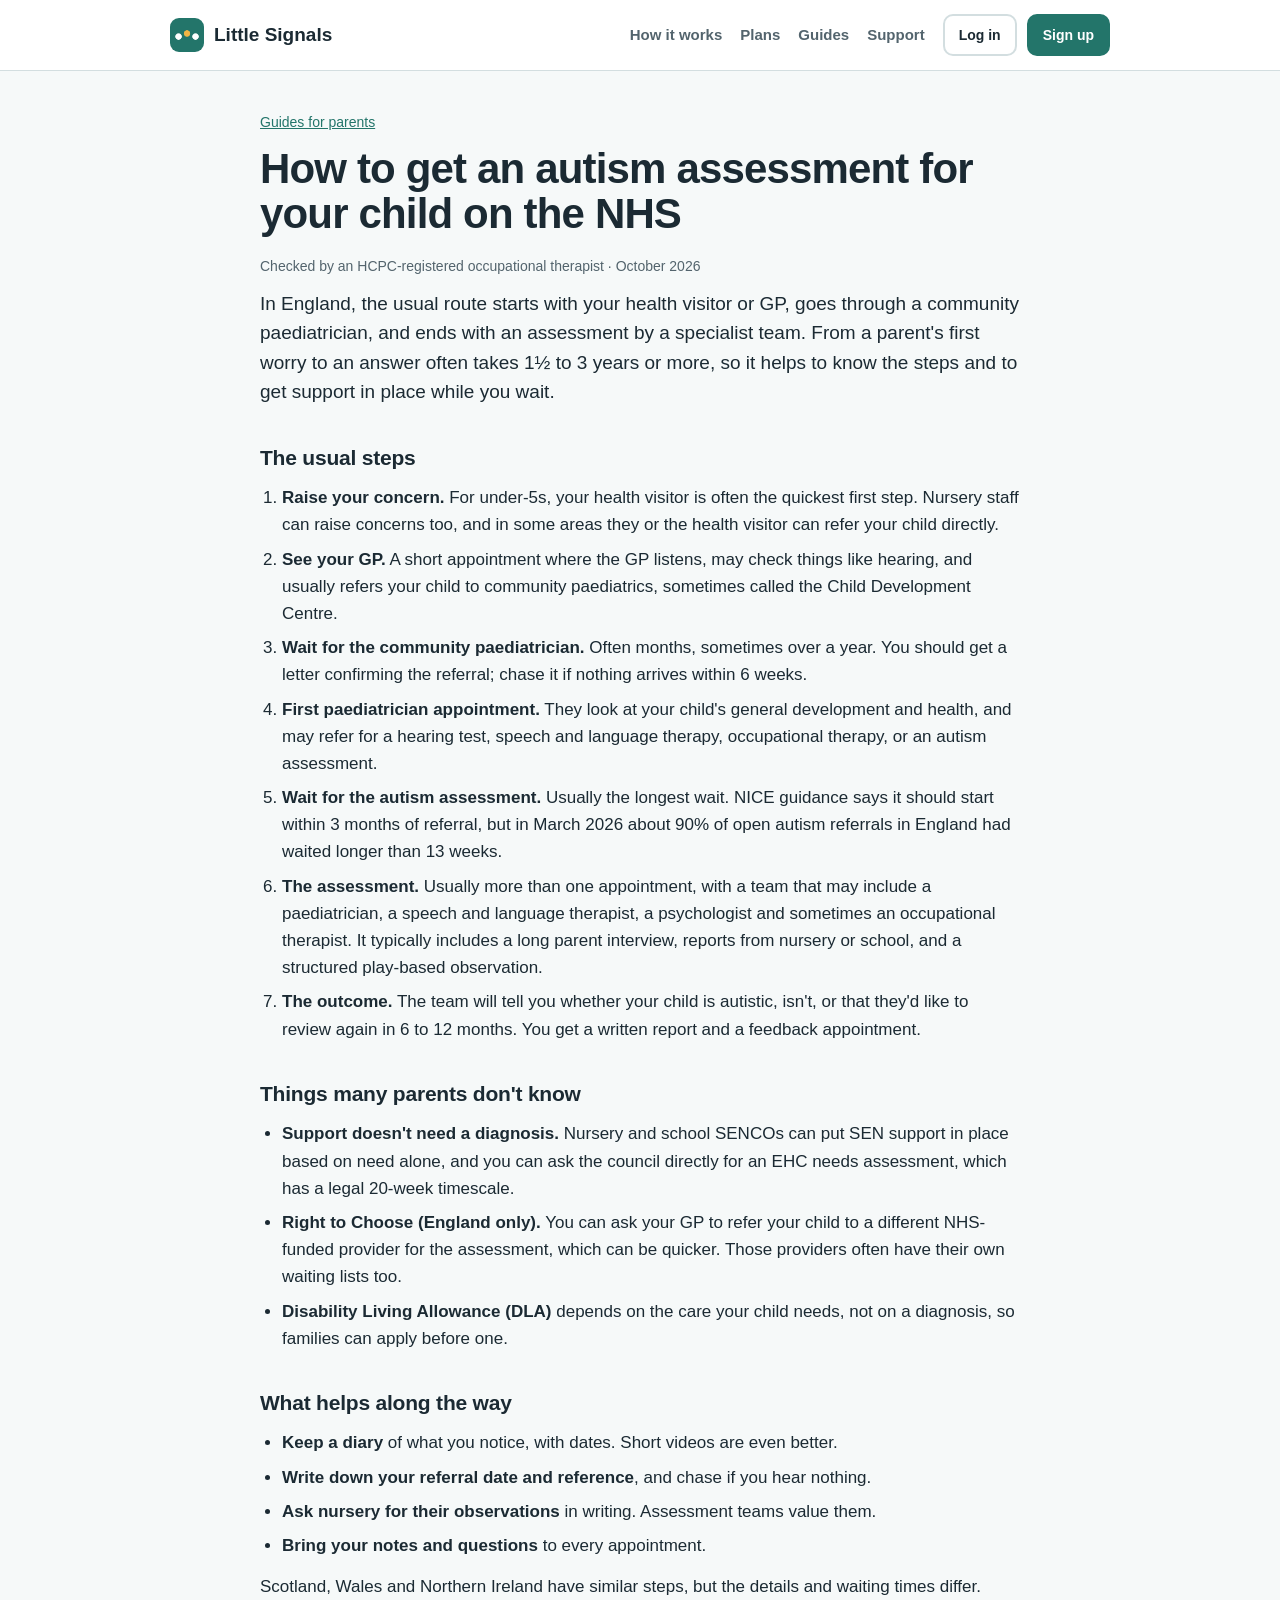
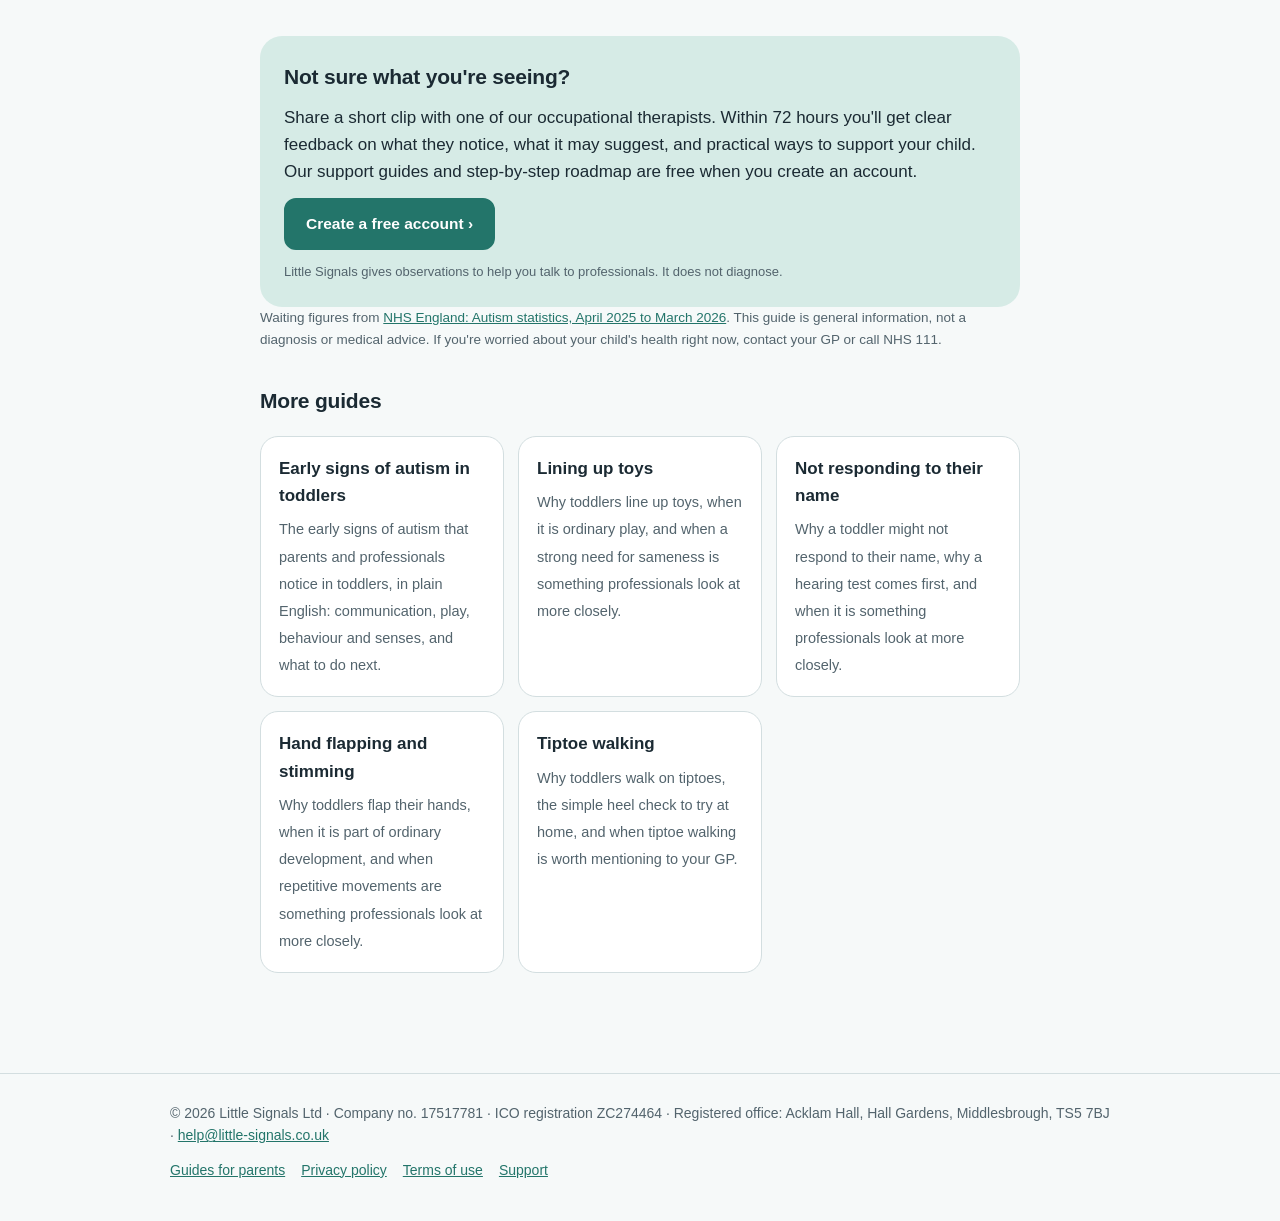
<file: guides/autism-assessment-for-children-nhs-route/index.html>
<!doctype html>
<html lang="en-GB">
<head>
<meta charset="utf-8">
<meta name="viewport" content="width=device-width, initial-scale=1">
<title>How to get an autism assessment for your child on the NHS · Little Signals</title>
<meta name="description" content="The usual steps to a children&#x27;s autism assessment on the NHS in England, from health visitor or GP to the outcome, with real waiting times and what helps along the way.">
<link rel="icon" href="/favicon.png">
<link rel="apple-touch-icon" href="/icon.png">
<link rel="stylesheet" href="/style.css">
</head>
<body>
<header class="site"><div class="wrap">
  <a class="brand" href="/"><img src="/icon.png" alt="">Little Signals</a>
  <nav class="top" aria-label="Main"><a class="hide-sm" href="/#how">How it works</a><a class="hide-sm" href="/#plans">Plans</a><a class="hide-sm" href="/guides/">Guides</a><a class="hide-sm" href="/support/">Support</a>
    <span class="acts"><a class="btn ghost sm" href="https://app.little-signals.co.uk/">Log in</a><a class="btn sm" href="https://app.little-signals.co.uk/">Sign up</a></span></nav>
</div></header>
<main>

<div class="wrap doc">
  <p class="crumb"><a href="/guides/">Guides for parents</a></p>
  <h1>How to get an autism assessment for your child on the NHS</h1>
  <p class="gmeta">Checked by an HCPC-registered occupational therapist · October 2026</p>
  
<p class="glead">In England, the usual route starts with your health visitor or GP, goes through a community paediatrician, and ends with an assessment by a specialist team. From a parent's first worry to an answer often takes 1&frac12; to 3 years or more, so it helps to know the steps and to get support in place while you wait.</p>

<h2>The usual steps</h2>
<ol>
  <li><b>Raise your concern.</b> For under-5s, your health visitor is often the quickest first step. Nursery staff can raise concerns too, and in some areas they or the health visitor can refer your child directly.</li>
  <li><b>See your GP.</b> A short appointment where the GP listens, may check things like hearing, and usually refers your child to community paediatrics, sometimes called the Child Development Centre.</li>
  <li><b>Wait for the community paediatrician.</b> Often months, sometimes over a year. You should get a letter confirming the referral; chase it if nothing arrives within 6 weeks.</li>
  <li><b>First paediatrician appointment.</b> They look at your child's general development and health, and may refer for a hearing test, speech and language therapy, occupational therapy, or an autism assessment.</li>
  <li><b>Wait for the autism assessment.</b> Usually the longest wait. NICE guidance says it should start within 3 months of referral, but in March 2026 about 90% of open autism referrals in England had waited longer than 13 weeks.</li>
  <li><b>The assessment.</b> Usually more than one appointment, with a team that may include a paediatrician, a speech and language therapist, a psychologist and sometimes an occupational therapist. It typically includes a long parent interview, reports from nursery or school, and a structured play-based observation.</li>
  <li><b>The outcome.</b> The team will tell you whether your child is autistic, isn't, or that they'd like to review again in 6 to 12 months. You get a written report and a feedback appointment.</li>
</ol>

<h2>Things many parents don't know</h2>
<ul>
  <li><b>Support doesn't need a diagnosis.</b> Nursery and school SENCOs can put SEN support in place based on need alone, and you can ask the council directly for an EHC needs assessment, which has a legal 20-week timescale.</li>
  <li><b>Right to Choose (England only).</b> You can ask your GP to refer your child to a different NHS-funded provider for the assessment, which can be quicker. Those providers often have their own waiting lists too.</li>
  <li><b>Disability Living Allowance (DLA)</b> depends on the care your child needs, not on a diagnosis, so families can apply before one.</li>
</ul>

<h2>What helps along the way</h2>
<ul>
  <li><b>Keep a diary</b> of what you notice, with dates. Short videos are even better.</li>
  <li><b>Write down your referral date and reference</b>, and chase if you hear nothing.</li>
  <li><b>Ask nursery for their observations</b> in writing. Assessment teams value them.</li>
  <li><b>Bring your notes and questions</b> to every appointment.</li>
</ul>
<p>Scotland, Wales and Northern Ireland have similar steps, but the details and waiting times differ.</p>

  
<div class="gcta">
  <h2>Not sure what you're seeing?</h2>
  <p>Share a short clip with one of our occupational therapists. Within 72 hours you'll get clear feedback on what they notice, what it may suggest, and practical ways to support your child. Our support guides and step-by-step roadmap are free when you create an account.</p>
  <p><a class="btn" href="https://app.little-signals.co.uk/">Create a free account ›</a></p>
  <p class="small">Little Signals gives observations to help you talk to professionals. It does not diagnose.</p>
</div>

  <p class="gsrc">Waiting figures from <a href="https://nhsd-proxy.openprescribing.net/data-and-information/publications/statistical/autism-statistics/april-2025-to-march-2026">NHS England: Autism statistics, April 2025 to March 2026</a>. This guide is general information, not a diagnosis or medical advice. If you're worried about your child's health right now, contact your GP or call NHS 111.</p>
  <h2>More guides</h2>
  <div class="glist"><a class="gcard" href="/guides/early-signs-of-autism-in-toddlers/"><b>Early signs of autism in toddlers</b><span>The early signs of autism that parents and professionals notice in toddlers, in plain English: communication, play, behaviour and senses, and what to do next.</span></a><a class="gcard" href="/guides/toddler-lining-up-toys/"><b>Lining up toys</b><span>Why toddlers line up toys, when it is ordinary play, and when a strong need for sameness is something professionals look at more closely.</span></a><a class="gcard" href="/guides/toddler-not-responding-to-name/"><b>Not responding to their name</b><span>Why a toddler might not respond to their name, why a hearing test comes first, and when it is something professionals look at more closely.</span></a><a class="gcard" href="/guides/toddler-hand-flapping/"><b>Hand flapping and stimming</b><span>Why toddlers flap their hands, when it is part of ordinary development, and when repetitive movements are something professionals look at more closely.</span></a><a class="gcard" href="/guides/toddler-toe-walking/"><b>Tiptoe walking</b><span>Why toddlers walk on tiptoes, the simple heel check to try at home, and when tiptoe walking is worth mentioning to your GP.</span></a></div>
</div>

</main>
<footer class="site"><div class="wrap">
  <span>© 2026 Little Signals Ltd · Company no. 17517781 · ICO registration ZC274464 · Registered office: Acklam Hall, Hall Gardens, Middlesbrough, TS5 7BJ · <a href="mailto:help@little-signals.co.uk">help@little-signals.co.uk</a></span>
  <nav aria-label="Legal"><a href="/guides/">Guides for parents</a><a href="/privacy/">Privacy policy</a><a href="/terms/">Terms of use</a><a href="/support/">Support</a></nav>
</div></footer>
<!-- Cloudflare Web Analytics (cookie-free) --><script type='module' src='https://static.cloudflareinsights.com/beacon.min.js' data-cf-beacon='{"token": "3dc8c673c50845ae96b83010e44862e6"}'></script><!-- End Cloudflare Web Analytics -->
</body>
</html>
</file>
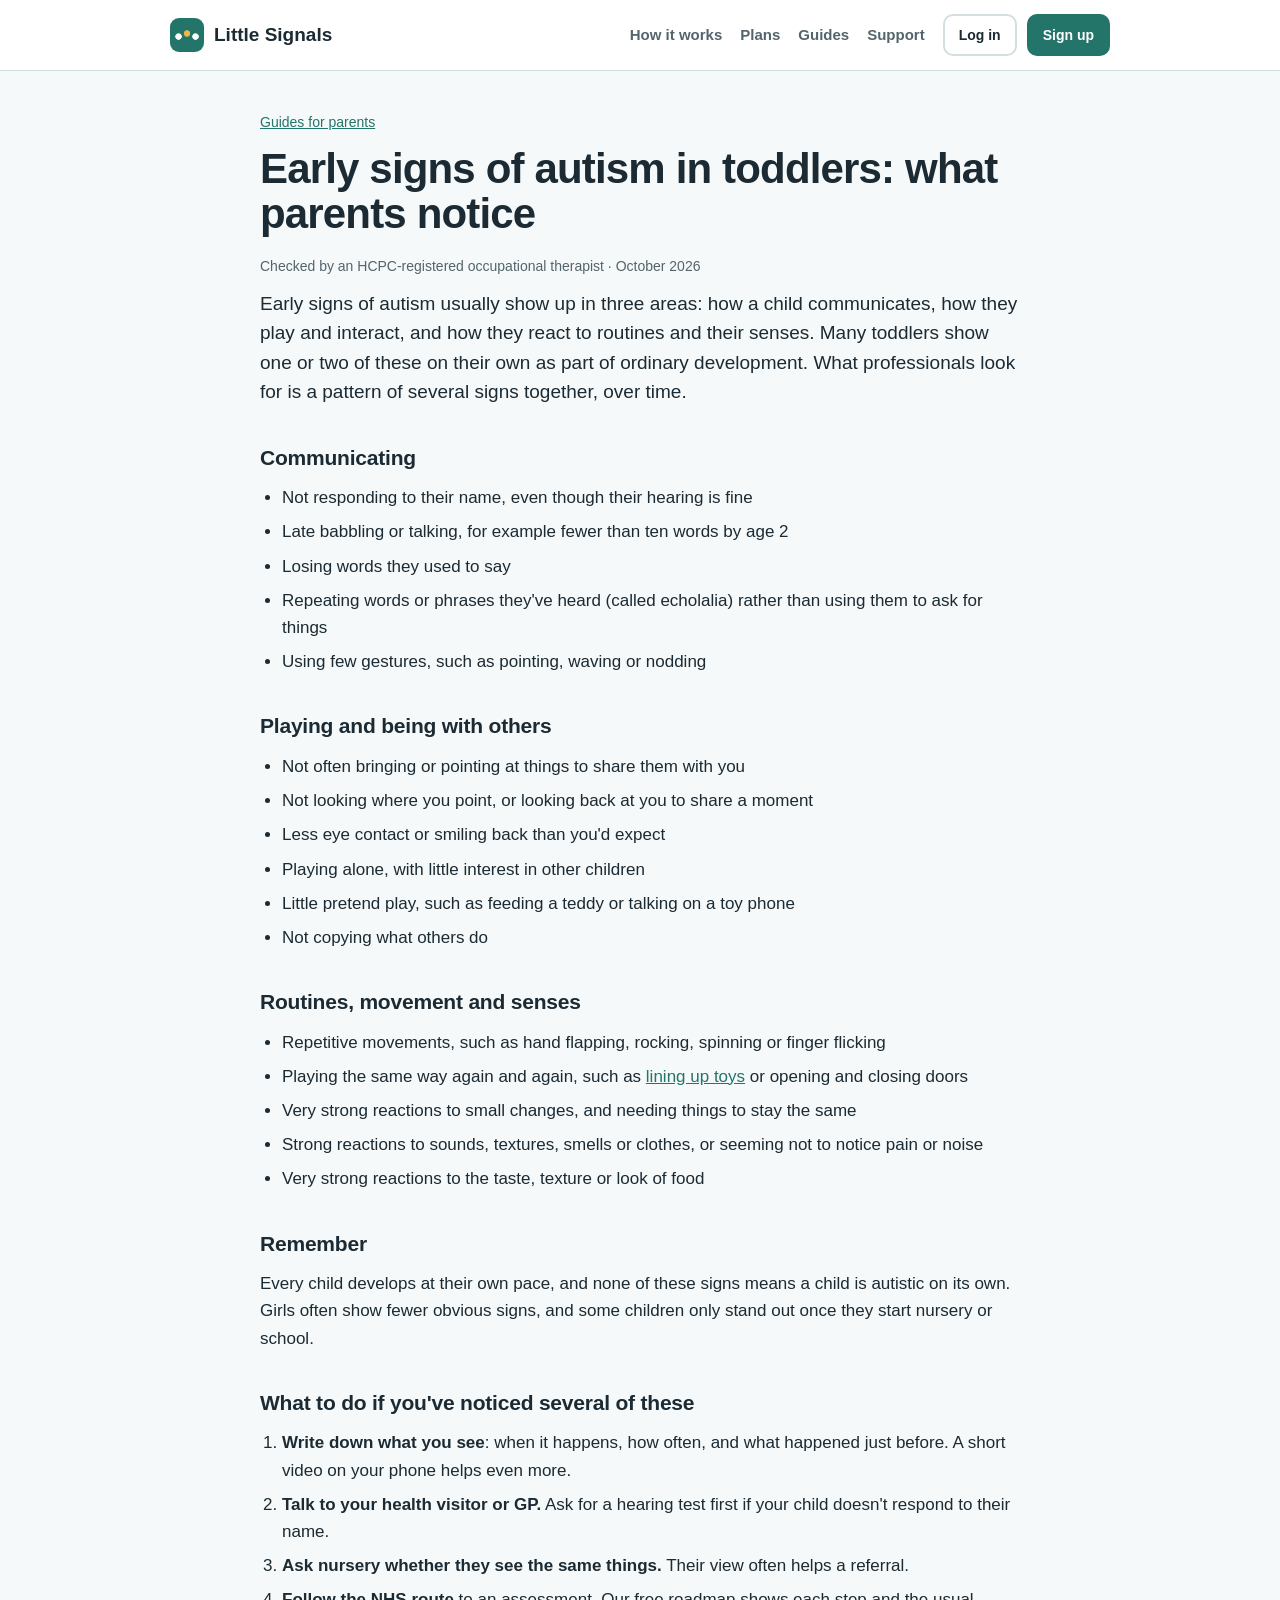
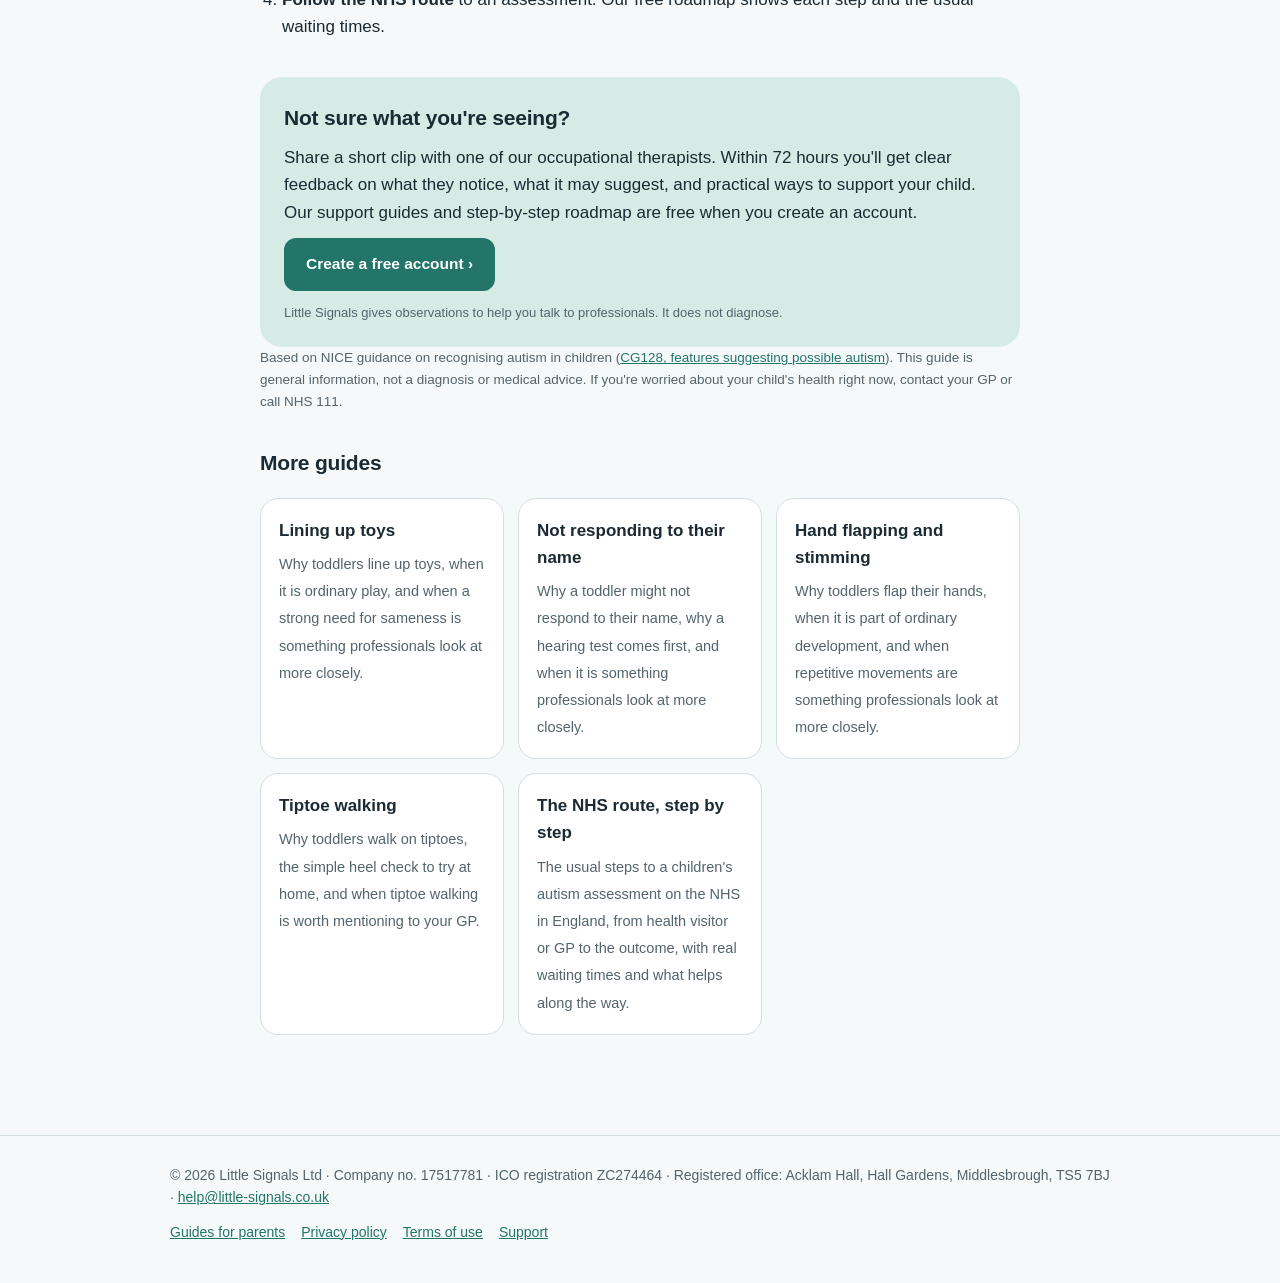
<file: guides/early-signs-of-autism-in-toddlers/index.html>
<!doctype html>
<html lang="en-GB">
<head>
<meta charset="utf-8">
<meta name="viewport" content="width=device-width, initial-scale=1">
<title>Early signs of autism in toddlers: what parents notice · Little Signals</title>
<meta name="description" content="The early signs of autism that parents and professionals notice in toddlers, in plain English: communication, play, behaviour and senses, and what to do next.">
<link rel="icon" href="/favicon.png">
<link rel="apple-touch-icon" href="/icon.png">
<link rel="stylesheet" href="/style.css">
</head>
<body>
<header class="site"><div class="wrap">
  <a class="brand" href="/"><img src="/icon.png" alt="">Little Signals</a>
  <nav class="top" aria-label="Main"><a class="hide-sm" href="/#how">How it works</a><a class="hide-sm" href="/#plans">Plans</a><a class="hide-sm" href="/guides/">Guides</a><a class="hide-sm" href="/support/">Support</a>
    <span class="acts"><a class="btn ghost sm" href="https://app.little-signals.co.uk/">Log in</a><a class="btn sm" href="https://app.little-signals.co.uk/">Sign up</a></span></nav>
</div></header>
<main>

<div class="wrap doc">
  <p class="crumb"><a href="/guides/">Guides for parents</a></p>
  <h1>Early signs of autism in toddlers: what parents notice</h1>
  <p class="gmeta">Checked by an HCPC-registered occupational therapist · October 2026</p>
  
<p class="glead">Early signs of autism usually show up in three areas: how a child communicates, how they play and interact, and how they react to routines and their senses. Many toddlers show one or two of these on their own as part of ordinary development. What professionals look for is a pattern of several signs together, over time.</p>

<h2>Communicating</h2>
<ul>
  <li>Not responding to their name, even though their hearing is fine</li>
  <li>Late babbling or talking, for example fewer than ten words by age 2</li>
  <li>Losing words they used to say</li>
  <li>Repeating words or phrases they've heard (called echolalia) rather than using them to ask for things</li>
  <li>Using few gestures, such as pointing, waving or nodding</li>
</ul>

<h2>Playing and being with others</h2>
<ul>
  <li>Not often bringing or pointing at things to share them with you</li>
  <li>Not looking where you point, or looking back at you to share a moment</li>
  <li>Less eye contact or smiling back than you'd expect</li>
  <li>Playing alone, with little interest in other children</li>
  <li>Little pretend play, such as feeding a teddy or talking on a toy phone</li>
  <li>Not copying what others do</li>
</ul>

<h2>Routines, movement and senses</h2>
<ul>
  <li>Repetitive movements, such as hand flapping, rocking, spinning or finger flicking</li>
  <li>Playing the same way again and again, such as <a href="/guides/toddler-lining-up-toys/">lining up toys</a> or opening and closing doors</li>
  <li>Very strong reactions to small changes, and needing things to stay the same</li>
  <li>Strong reactions to sounds, textures, smells or clothes, or seeming not to notice pain or noise</li>
  <li>Very strong reactions to the taste, texture or look of food</li>
</ul>

<h2>Remember</h2>
<p>Every child develops at their own pace, and none of these signs means a child is autistic on its own. Girls often show fewer obvious signs, and some children only stand out once they start nursery or school.</p>

<h2>What to do if you've noticed several of these</h2>
<ol>
  <li><b>Write down what you see</b>: when it happens, how often, and what happened just before. A short video on your phone helps even more.</li>
  <li><b>Talk to your health visitor or GP.</b> Ask for a hearing test first if your child doesn't respond to their name.</li>
  <li><b>Ask nursery whether they see the same things.</b> Their view often helps a referral.</li>
  <li><b>Follow the NHS route</b> to an assessment. Our free roadmap shows each step and the usual waiting times.</li>
</ol>

  
<div class="gcta">
  <h2>Not sure what you're seeing?</h2>
  <p>Share a short clip with one of our occupational therapists. Within 72 hours you'll get clear feedback on what they notice, what it may suggest, and practical ways to support your child. Our support guides and step-by-step roadmap are free when you create an account.</p>
  <p><a class="btn" href="https://app.little-signals.co.uk/">Create a free account ›</a></p>
  <p class="small">Little Signals gives observations to help you talk to professionals. It does not diagnose.</p>
</div>

  <p class="gsrc">Based on NICE guidance on recognising autism in children (<a href="https://www.nice.org.uk/guidance/CG128/chapter/appendix-features-suggesting-possible-autism">CG128, features suggesting possible autism</a>). This guide is general information, not a diagnosis or medical advice. If you're worried about your child's health right now, contact your GP or call NHS 111.</p>
  <h2>More guides</h2>
  <div class="glist"><a class="gcard" href="/guides/toddler-lining-up-toys/"><b>Lining up toys</b><span>Why toddlers line up toys, when it is ordinary play, and when a strong need for sameness is something professionals look at more closely.</span></a><a class="gcard" href="/guides/toddler-not-responding-to-name/"><b>Not responding to their name</b><span>Why a toddler might not respond to their name, why a hearing test comes first, and when it is something professionals look at more closely.</span></a><a class="gcard" href="/guides/toddler-hand-flapping/"><b>Hand flapping and stimming</b><span>Why toddlers flap their hands, when it is part of ordinary development, and when repetitive movements are something professionals look at more closely.</span></a><a class="gcard" href="/guides/toddler-toe-walking/"><b>Tiptoe walking</b><span>Why toddlers walk on tiptoes, the simple heel check to try at home, and when tiptoe walking is worth mentioning to your GP.</span></a><a class="gcard" href="/guides/autism-assessment-for-children-nhs-route/"><b>The NHS route, step by step</b><span>The usual steps to a children&#x27;s autism assessment on the NHS in England, from health visitor or GP to the outcome, with real waiting times and what helps along the way.</span></a></div>
</div>

</main>
<footer class="site"><div class="wrap">
  <span>© 2026 Little Signals Ltd · Company no. 17517781 · ICO registration ZC274464 · Registered office: Acklam Hall, Hall Gardens, Middlesbrough, TS5 7BJ · <a href="mailto:help@little-signals.co.uk">help@little-signals.co.uk</a></span>
  <nav aria-label="Legal"><a href="/guides/">Guides for parents</a><a href="/privacy/">Privacy policy</a><a href="/terms/">Terms of use</a><a href="/support/">Support</a></nav>
</div></footer>
<!-- Cloudflare Web Analytics (cookie-free) --><script type='module' src='https://static.cloudflareinsights.com/beacon.min.js' data-cf-beacon='{"token": "3dc8c673c50845ae96b83010e44862e6"}'></script><!-- End Cloudflare Web Analytics -->
</body>
</html>
</file>
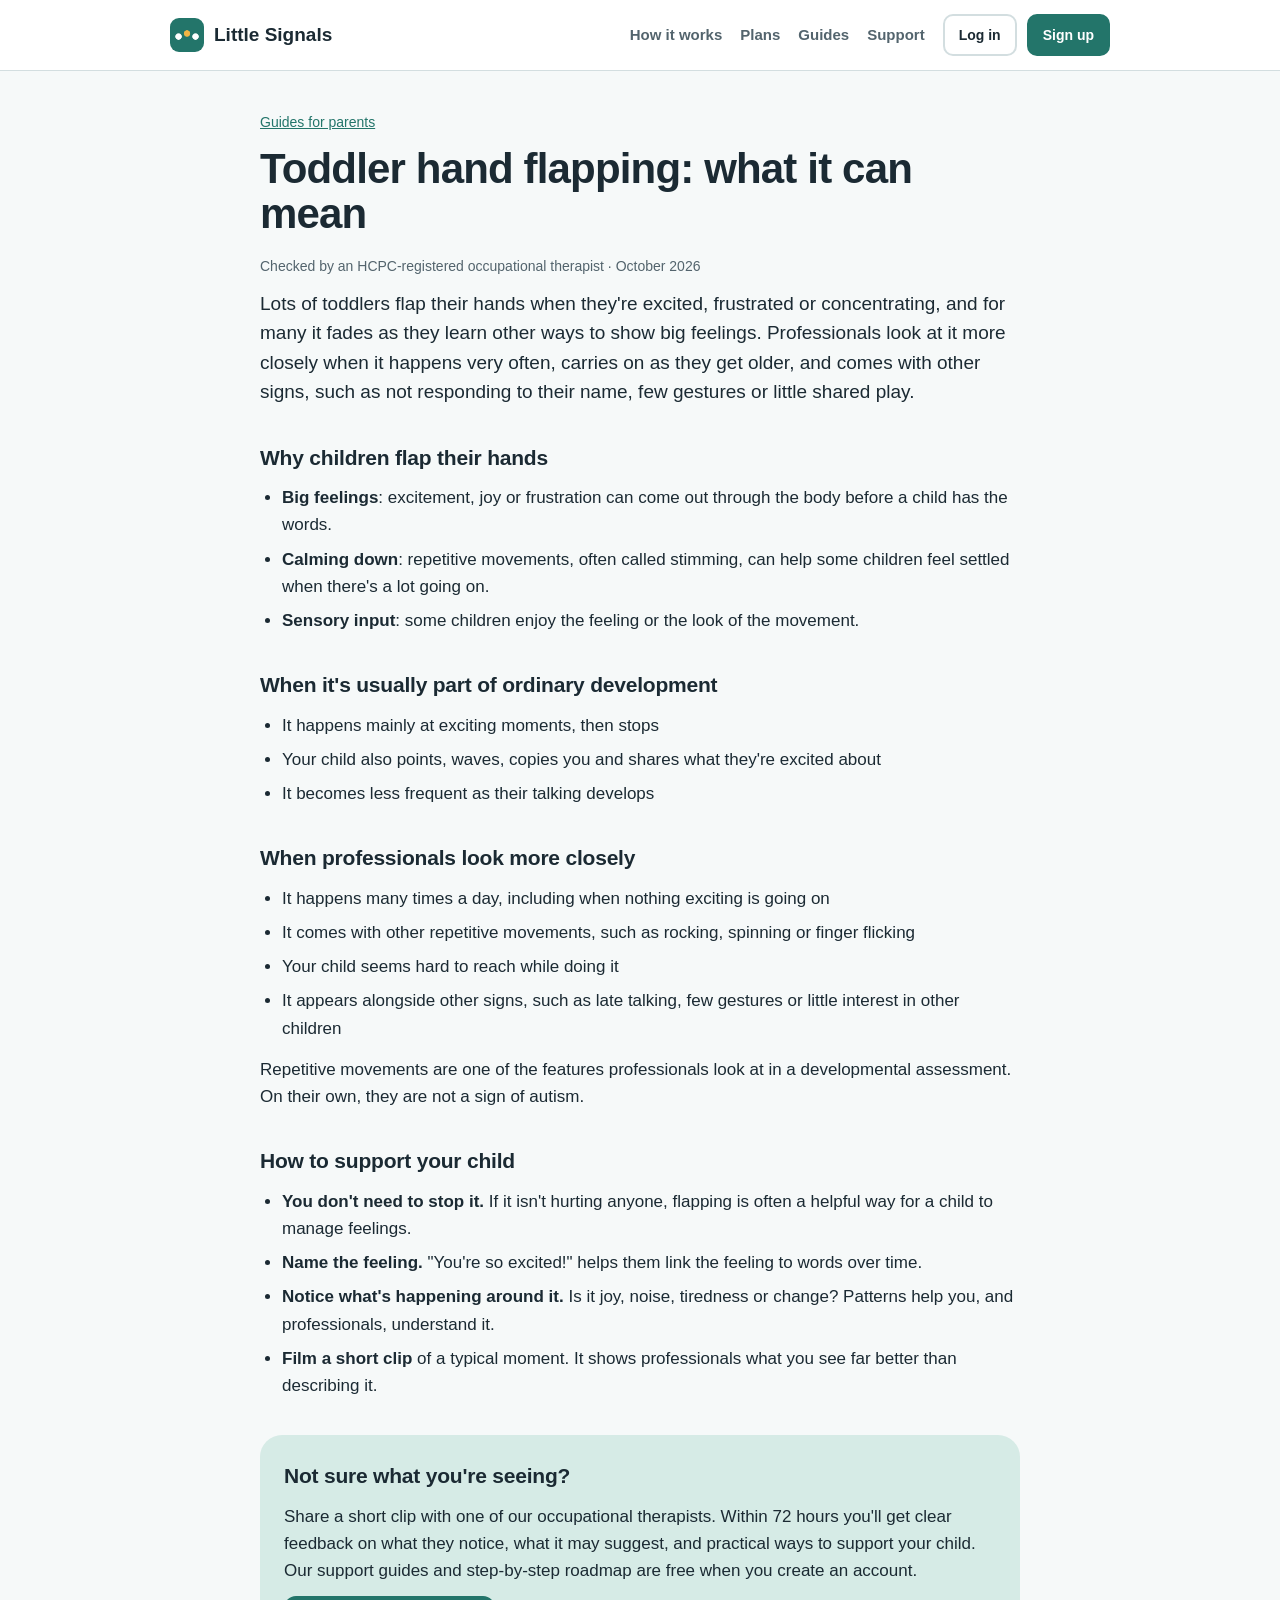
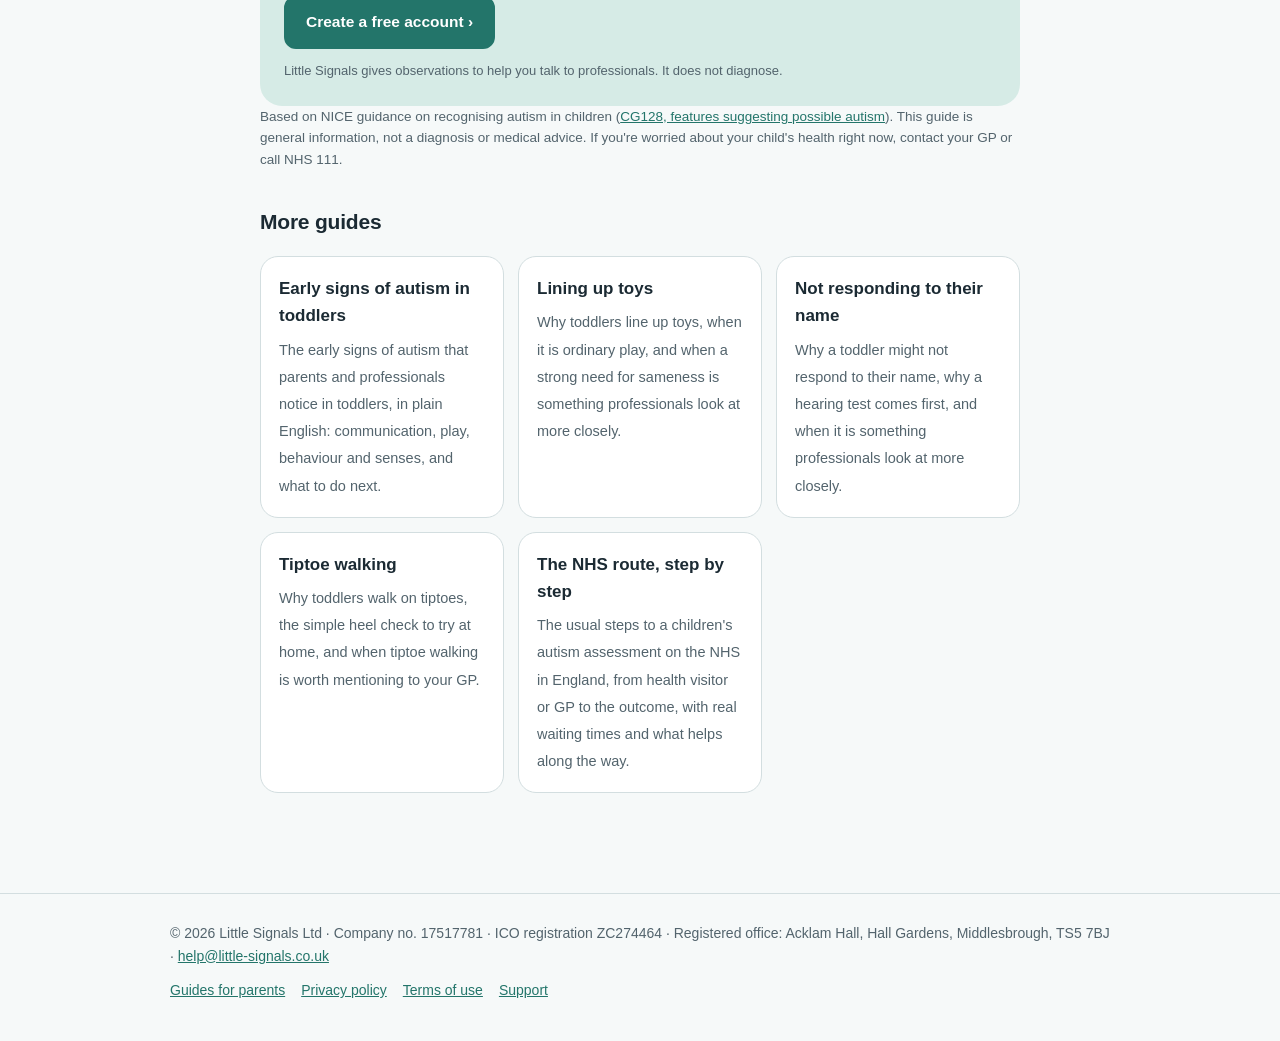
<file: guides/toddler-hand-flapping/index.html>
<!doctype html>
<html lang="en-GB">
<head>
<meta charset="utf-8">
<meta name="viewport" content="width=device-width, initial-scale=1">
<title>Toddler hand flapping: what it can mean · Little Signals</title>
<meta name="description" content="Why toddlers flap their hands, when it is part of ordinary development, and when repetitive movements are something professionals look at more closely.">
<link rel="icon" href="/favicon.png">
<link rel="apple-touch-icon" href="/icon.png">
<link rel="stylesheet" href="/style.css">
</head>
<body>
<header class="site"><div class="wrap">
  <a class="brand" href="/"><img src="/icon.png" alt="">Little Signals</a>
  <nav class="top" aria-label="Main"><a class="hide-sm" href="/#how">How it works</a><a class="hide-sm" href="/#plans">Plans</a><a class="hide-sm" href="/guides/">Guides</a><a class="hide-sm" href="/support/">Support</a>
    <span class="acts"><a class="btn ghost sm" href="https://app.little-signals.co.uk/">Log in</a><a class="btn sm" href="https://app.little-signals.co.uk/">Sign up</a></span></nav>
</div></header>
<main>

<div class="wrap doc">
  <p class="crumb"><a href="/guides/">Guides for parents</a></p>
  <h1>Toddler hand flapping: what it can mean</h1>
  <p class="gmeta">Checked by an HCPC-registered occupational therapist · October 2026</p>
  
<p class="glead">Lots of toddlers flap their hands when they're excited, frustrated or concentrating, and for many it fades as they learn other ways to show big feelings. Professionals look at it more closely when it happens very often, carries on as they get older, and comes with other signs, such as not responding to their name, few gestures or little shared play.</p>

<h2>Why children flap their hands</h2>
<ul>
  <li><b>Big feelings</b>: excitement, joy or frustration can come out through the body before a child has the words.</li>
  <li><b>Calming down</b>: repetitive movements, often called stimming, can help some children feel settled when there's a lot going on.</li>
  <li><b>Sensory input</b>: some children enjoy the feeling or the look of the movement.</li>
</ul>

<h2>When it's usually part of ordinary development</h2>
<ul>
  <li>It happens mainly at exciting moments, then stops</li>
  <li>Your child also points, waves, copies you and shares what they're excited about</li>
  <li>It becomes less frequent as their talking develops</li>
</ul>

<h2>When professionals look more closely</h2>
<ul>
  <li>It happens many times a day, including when nothing exciting is going on</li>
  <li>It comes with other repetitive movements, such as rocking, spinning or finger flicking</li>
  <li>Your child seems hard to reach while doing it</li>
  <li>It appears alongside other signs, such as late talking, few gestures or little interest in other children</li>
</ul>
<p>Repetitive movements are one of the features professionals look at in a developmental assessment. On their own, they are not a sign of autism.</p>

<h2>How to support your child</h2>
<ul>
  <li><b>You don't need to stop it.</b> If it isn't hurting anyone, flapping is often a helpful way for a child to manage feelings.</li>
  <li><b>Name the feeling.</b> "You're so excited!" helps them link the feeling to words over time.</li>
  <li><b>Notice what's happening around it.</b> Is it joy, noise, tiredness or change? Patterns help you, and professionals, understand it.</li>
  <li><b>Film a short clip</b> of a typical moment. It shows professionals what you see far better than describing it.</li>
</ul>

  
<div class="gcta">
  <h2>Not sure what you're seeing?</h2>
  <p>Share a short clip with one of our occupational therapists. Within 72 hours you'll get clear feedback on what they notice, what it may suggest, and practical ways to support your child. Our support guides and step-by-step roadmap are free when you create an account.</p>
  <p><a class="btn" href="https://app.little-signals.co.uk/">Create a free account ›</a></p>
  <p class="small">Little Signals gives observations to help you talk to professionals. It does not diagnose.</p>
</div>

  <p class="gsrc">Based on NICE guidance on recognising autism in children (<a href="https://www.nice.org.uk/guidance/CG128/chapter/appendix-features-suggesting-possible-autism">CG128, features suggesting possible autism</a>). This guide is general information, not a diagnosis or medical advice. If you're worried about your child's health right now, contact your GP or call NHS 111.</p>
  <h2>More guides</h2>
  <div class="glist"><a class="gcard" href="/guides/early-signs-of-autism-in-toddlers/"><b>Early signs of autism in toddlers</b><span>The early signs of autism that parents and professionals notice in toddlers, in plain English: communication, play, behaviour and senses, and what to do next.</span></a><a class="gcard" href="/guides/toddler-lining-up-toys/"><b>Lining up toys</b><span>Why toddlers line up toys, when it is ordinary play, and when a strong need for sameness is something professionals look at more closely.</span></a><a class="gcard" href="/guides/toddler-not-responding-to-name/"><b>Not responding to their name</b><span>Why a toddler might not respond to their name, why a hearing test comes first, and when it is something professionals look at more closely.</span></a><a class="gcard" href="/guides/toddler-toe-walking/"><b>Tiptoe walking</b><span>Why toddlers walk on tiptoes, the simple heel check to try at home, and when tiptoe walking is worth mentioning to your GP.</span></a><a class="gcard" href="/guides/autism-assessment-for-children-nhs-route/"><b>The NHS route, step by step</b><span>The usual steps to a children&#x27;s autism assessment on the NHS in England, from health visitor or GP to the outcome, with real waiting times and what helps along the way.</span></a></div>
</div>

</main>
<footer class="site"><div class="wrap">
  <span>© 2026 Little Signals Ltd · Company no. 17517781 · ICO registration ZC274464 · Registered office: Acklam Hall, Hall Gardens, Middlesbrough, TS5 7BJ · <a href="mailto:help@little-signals.co.uk">help@little-signals.co.uk</a></span>
  <nav aria-label="Legal"><a href="/guides/">Guides for parents</a><a href="/privacy/">Privacy policy</a><a href="/terms/">Terms of use</a><a href="/support/">Support</a></nav>
</div></footer>
<!-- Cloudflare Web Analytics (cookie-free) --><script type='module' src='https://static.cloudflareinsights.com/beacon.min.js' data-cf-beacon='{"token": "3dc8c673c50845ae96b83010e44862e6"}'></script><!-- End Cloudflare Web Analytics -->
</body>
</html>
</file>
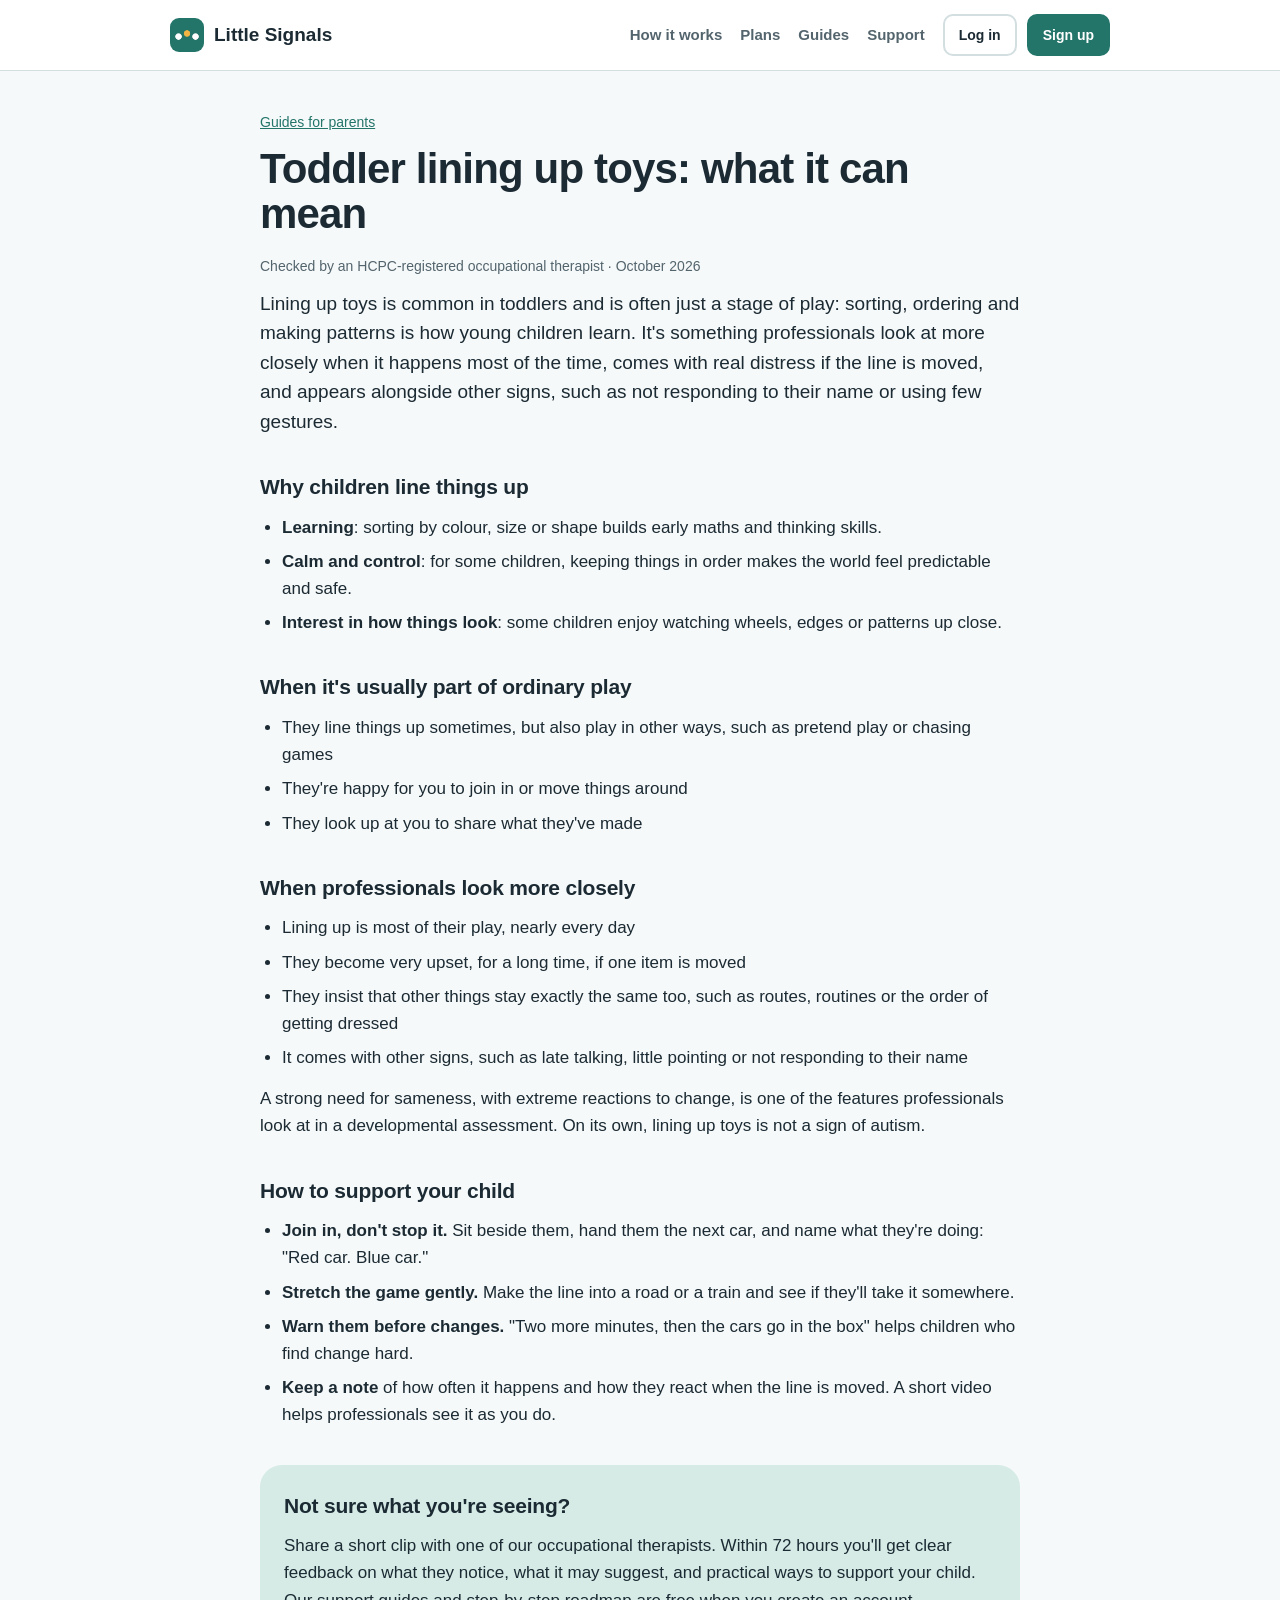
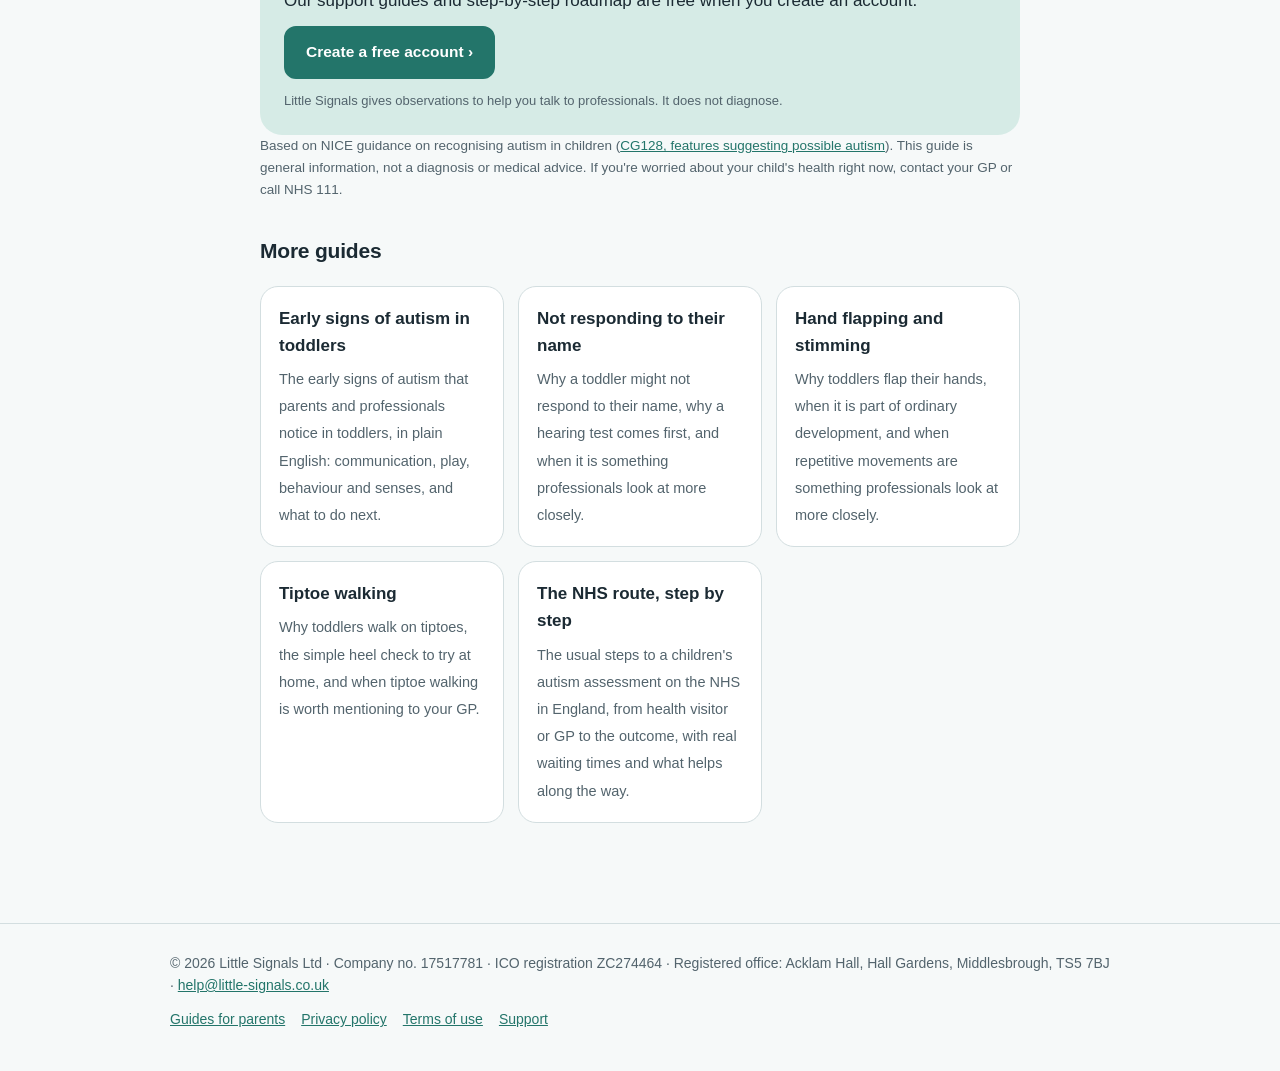
<file: guides/toddler-lining-up-toys/index.html>
<!doctype html>
<html lang="en-GB">
<head>
<meta charset="utf-8">
<meta name="viewport" content="width=device-width, initial-scale=1">
<title>Toddler lining up toys: what it can mean · Little Signals</title>
<meta name="description" content="Why toddlers line up toys, when it is ordinary play, and when a strong need for sameness is something professionals look at more closely.">
<link rel="icon" href="/favicon.png">
<link rel="apple-touch-icon" href="/icon.png">
<link rel="stylesheet" href="/style.css">
</head>
<body>
<header class="site"><div class="wrap">
  <a class="brand" href="/"><img src="/icon.png" alt="">Little Signals</a>
  <nav class="top" aria-label="Main"><a class="hide-sm" href="/#how">How it works</a><a class="hide-sm" href="/#plans">Plans</a><a class="hide-sm" href="/guides/">Guides</a><a class="hide-sm" href="/support/">Support</a>
    <span class="acts"><a class="btn ghost sm" href="https://app.little-signals.co.uk/">Log in</a><a class="btn sm" href="https://app.little-signals.co.uk/">Sign up</a></span></nav>
</div></header>
<main>

<div class="wrap doc">
  <p class="crumb"><a href="/guides/">Guides for parents</a></p>
  <h1>Toddler lining up toys: what it can mean</h1>
  <p class="gmeta">Checked by an HCPC-registered occupational therapist · October 2026</p>
  
<p class="glead">Lining up toys is common in toddlers and is often just a stage of play: sorting, ordering and making patterns is how young children learn. It's something professionals look at more closely when it happens most of the time, comes with real distress if the line is moved, and appears alongside other signs, such as not responding to their name or using few gestures.</p>

<h2>Why children line things up</h2>
<ul>
  <li><b>Learning</b>: sorting by colour, size or shape builds early maths and thinking skills.</li>
  <li><b>Calm and control</b>: for some children, keeping things in order makes the world feel predictable and safe.</li>
  <li><b>Interest in how things look</b>: some children enjoy watching wheels, edges or patterns up close.</li>
</ul>

<h2>When it's usually part of ordinary play</h2>
<ul>
  <li>They line things up sometimes, but also play in other ways, such as pretend play or chasing games</li>
  <li>They're happy for you to join in or move things around</li>
  <li>They look up at you to share what they've made</li>
</ul>

<h2>When professionals look more closely</h2>
<ul>
  <li>Lining up is most of their play, nearly every day</li>
  <li>They become very upset, for a long time, if one item is moved</li>
  <li>They insist that other things stay exactly the same too, such as routes, routines or the order of getting dressed</li>
  <li>It comes with other signs, such as late talking, little pointing or not responding to their name</li>
</ul>
<p>A strong need for sameness, with extreme reactions to change, is one of the features professionals look at in a developmental assessment. On its own, lining up toys is not a sign of autism.</p>

<h2>How to support your child</h2>
<ul>
  <li><b>Join in, don't stop it.</b> Sit beside them, hand them the next car, and name what they're doing: "Red car. Blue car."</li>
  <li><b>Stretch the game gently.</b> Make the line into a road or a train and see if they'll take it somewhere.</li>
  <li><b>Warn them before changes.</b> "Two more minutes, then the cars go in the box" helps children who find change hard.</li>
  <li><b>Keep a note</b> of how often it happens and how they react when the line is moved. A short video helps professionals see it as you do.</li>
</ul>

  
<div class="gcta">
  <h2>Not sure what you're seeing?</h2>
  <p>Share a short clip with one of our occupational therapists. Within 72 hours you'll get clear feedback on what they notice, what it may suggest, and practical ways to support your child. Our support guides and step-by-step roadmap are free when you create an account.</p>
  <p><a class="btn" href="https://app.little-signals.co.uk/">Create a free account ›</a></p>
  <p class="small">Little Signals gives observations to help you talk to professionals. It does not diagnose.</p>
</div>

  <p class="gsrc">Based on NICE guidance on recognising autism in children (<a href="https://www.nice.org.uk/guidance/CG128/chapter/appendix-features-suggesting-possible-autism">CG128, features suggesting possible autism</a>). This guide is general information, not a diagnosis or medical advice. If you're worried about your child's health right now, contact your GP or call NHS 111.</p>
  <h2>More guides</h2>
  <div class="glist"><a class="gcard" href="/guides/early-signs-of-autism-in-toddlers/"><b>Early signs of autism in toddlers</b><span>The early signs of autism that parents and professionals notice in toddlers, in plain English: communication, play, behaviour and senses, and what to do next.</span></a><a class="gcard" href="/guides/toddler-not-responding-to-name/"><b>Not responding to their name</b><span>Why a toddler might not respond to their name, why a hearing test comes first, and when it is something professionals look at more closely.</span></a><a class="gcard" href="/guides/toddler-hand-flapping/"><b>Hand flapping and stimming</b><span>Why toddlers flap their hands, when it is part of ordinary development, and when repetitive movements are something professionals look at more closely.</span></a><a class="gcard" href="/guides/toddler-toe-walking/"><b>Tiptoe walking</b><span>Why toddlers walk on tiptoes, the simple heel check to try at home, and when tiptoe walking is worth mentioning to your GP.</span></a><a class="gcard" href="/guides/autism-assessment-for-children-nhs-route/"><b>The NHS route, step by step</b><span>The usual steps to a children&#x27;s autism assessment on the NHS in England, from health visitor or GP to the outcome, with real waiting times and what helps along the way.</span></a></div>
</div>

</main>
<footer class="site"><div class="wrap">
  <span>© 2026 Little Signals Ltd · Company no. 17517781 · ICO registration ZC274464 · Registered office: Acklam Hall, Hall Gardens, Middlesbrough, TS5 7BJ · <a href="mailto:help@little-signals.co.uk">help@little-signals.co.uk</a></span>
  <nav aria-label="Legal"><a href="/guides/">Guides for parents</a><a href="/privacy/">Privacy policy</a><a href="/terms/">Terms of use</a><a href="/support/">Support</a></nav>
</div></footer>
<!-- Cloudflare Web Analytics (cookie-free) --><script type='module' src='https://static.cloudflareinsights.com/beacon.min.js' data-cf-beacon='{"token": "3dc8c673c50845ae96b83010e44862e6"}'></script><!-- End Cloudflare Web Analytics -->
</body>
</html>
</file>
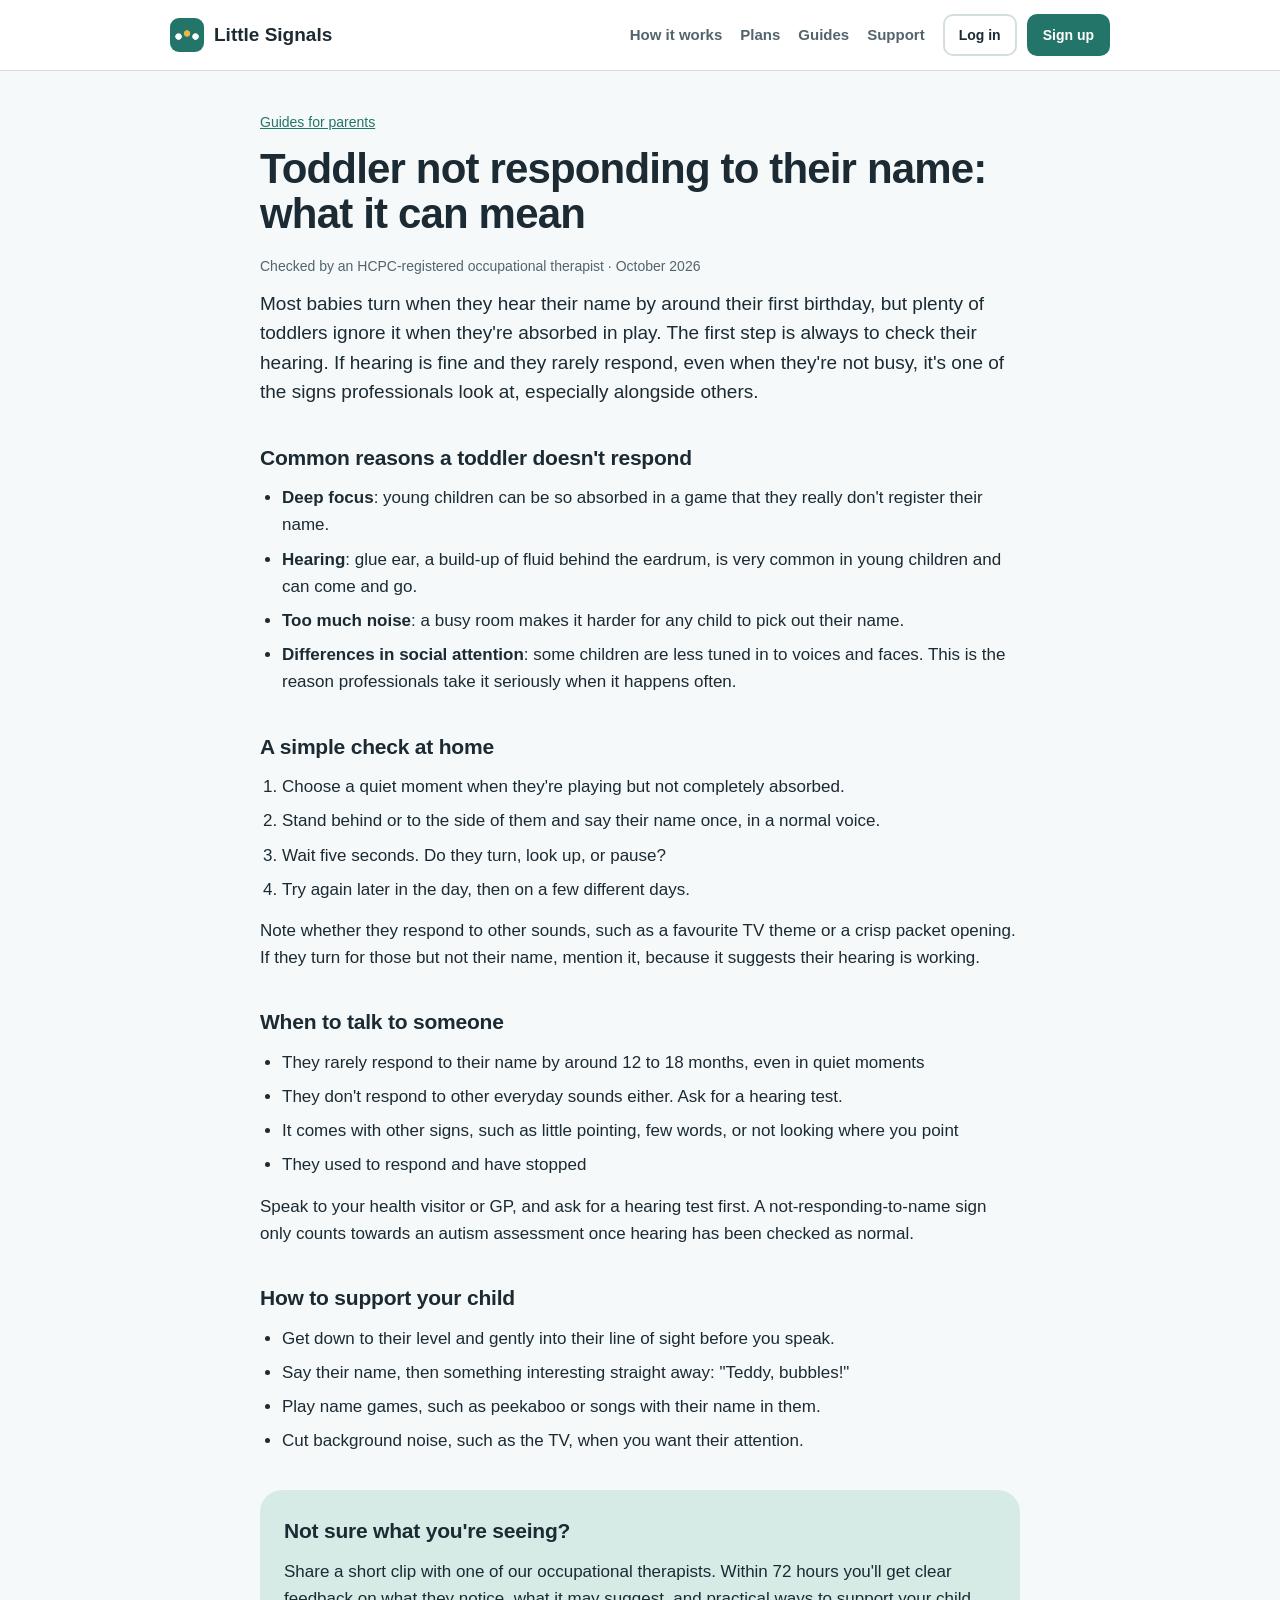
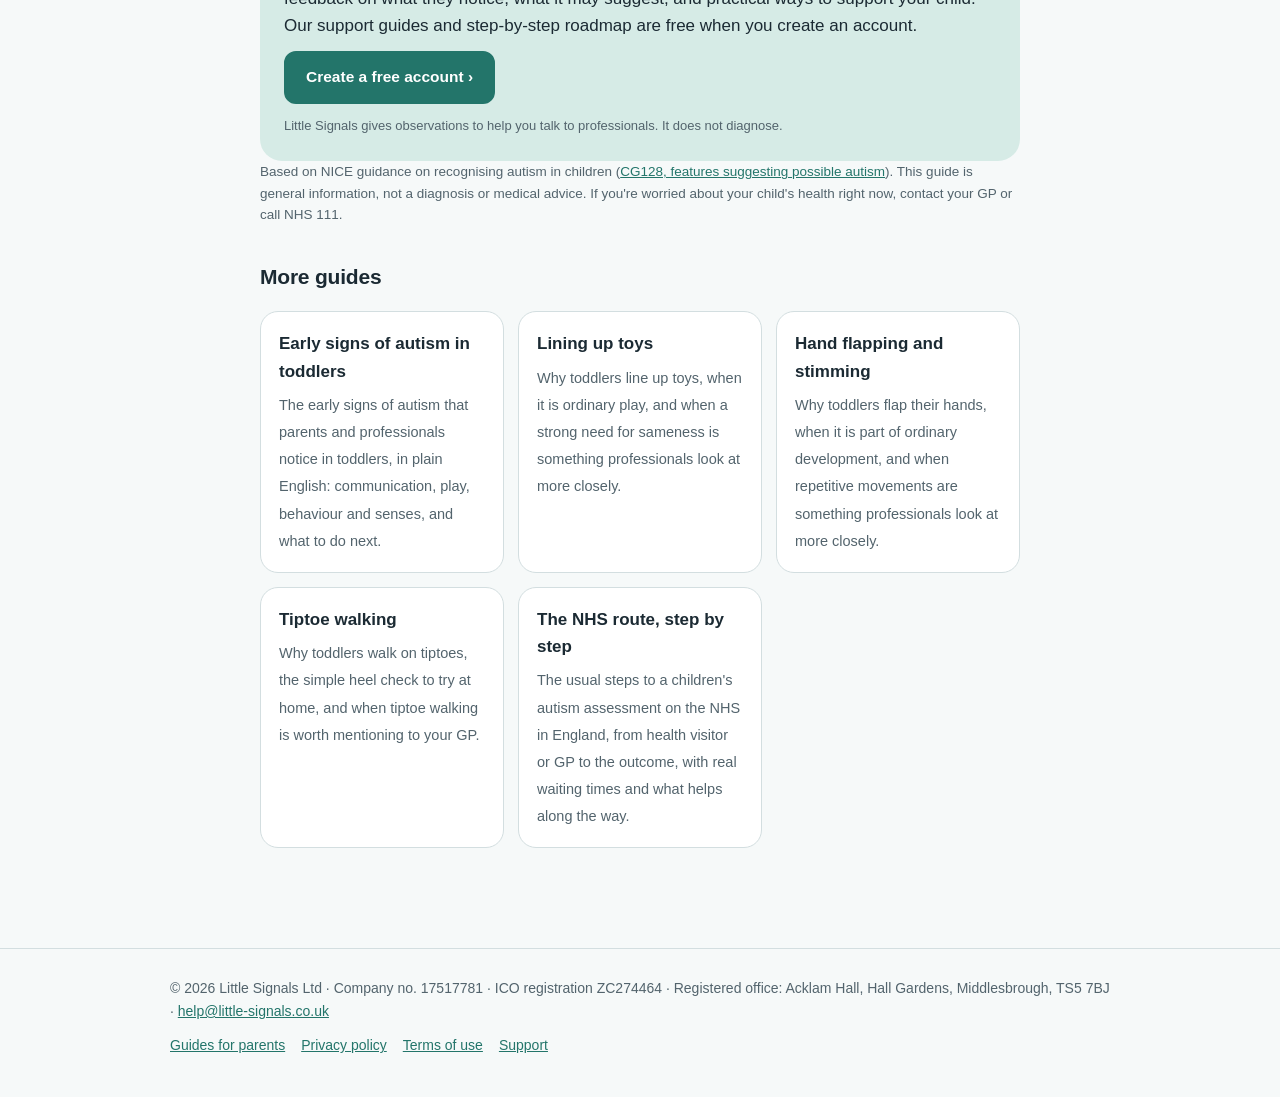
<file: guides/toddler-not-responding-to-name/index.html>
<!doctype html>
<html lang="en-GB">
<head>
<meta charset="utf-8">
<meta name="viewport" content="width=device-width, initial-scale=1">
<title>Toddler not responding to their name: what it can mean · Little Signals</title>
<meta name="description" content="Why a toddler might not respond to their name, why a hearing test comes first, and when it is something professionals look at more closely.">
<link rel="icon" href="/favicon.png">
<link rel="apple-touch-icon" href="/icon.png">
<link rel="stylesheet" href="/style.css">
</head>
<body>
<header class="site"><div class="wrap">
  <a class="brand" href="/"><img src="/icon.png" alt="">Little Signals</a>
  <nav class="top" aria-label="Main"><a class="hide-sm" href="/#how">How it works</a><a class="hide-sm" href="/#plans">Plans</a><a class="hide-sm" href="/guides/">Guides</a><a class="hide-sm" href="/support/">Support</a>
    <span class="acts"><a class="btn ghost sm" href="https://app.little-signals.co.uk/">Log in</a><a class="btn sm" href="https://app.little-signals.co.uk/">Sign up</a></span></nav>
</div></header>
<main>

<div class="wrap doc">
  <p class="crumb"><a href="/guides/">Guides for parents</a></p>
  <h1>Toddler not responding to their name: what it can mean</h1>
  <p class="gmeta">Checked by an HCPC-registered occupational therapist · October 2026</p>
  
<p class="glead">Most babies turn when they hear their name by around their first birthday, but plenty of toddlers ignore it when they're absorbed in play. The first step is always to check their hearing. If hearing is fine and they rarely respond, even when they're not busy, it's one of the signs professionals look at, especially alongside others.</p>

<h2>Common reasons a toddler doesn't respond</h2>
<ul>
  <li><b>Deep focus</b>: young children can be so absorbed in a game that they really don't register their name.</li>
  <li><b>Hearing</b>: glue ear, a build-up of fluid behind the eardrum, is very common in young children and can come and go.</li>
  <li><b>Too much noise</b>: a busy room makes it harder for any child to pick out their name.</li>
  <li><b>Differences in social attention</b>: some children are less tuned in to voices and faces. This is the reason professionals take it seriously when it happens often.</li>
</ul>

<h2>A simple check at home</h2>
<ol>
  <li>Choose a quiet moment when they're playing but not completely absorbed.</li>
  <li>Stand behind or to the side of them and say their name once, in a normal voice.</li>
  <li>Wait five seconds. Do they turn, look up, or pause?</li>
  <li>Try again later in the day, then on a few different days.</li>
</ol>
<p>Note whether they respond to other sounds, such as a favourite TV theme or a crisp packet opening. If they turn for those but not their name, mention it, because it suggests their hearing is working.</p>

<h2>When to talk to someone</h2>
<ul>
  <li>They rarely respond to their name by around 12 to 18 months, even in quiet moments</li>
  <li>They don't respond to other everyday sounds either. Ask for a hearing test.</li>
  <li>It comes with other signs, such as little pointing, few words, or not looking where you point</li>
  <li>They used to respond and have stopped</li>
</ul>
<p>Speak to your health visitor or GP, and ask for a hearing test first. A not-responding-to-name sign only counts towards an autism assessment once hearing has been checked as normal.</p>

<h2>How to support your child</h2>
<ul>
  <li>Get down to their level and gently into their line of sight before you speak.</li>
  <li>Say their name, then something interesting straight away: "Teddy, bubbles!"</li>
  <li>Play name games, such as peekaboo or songs with their name in them.</li>
  <li>Cut background noise, such as the TV, when you want their attention.</li>
</ul>

  
<div class="gcta">
  <h2>Not sure what you're seeing?</h2>
  <p>Share a short clip with one of our occupational therapists. Within 72 hours you'll get clear feedback on what they notice, what it may suggest, and practical ways to support your child. Our support guides and step-by-step roadmap are free when you create an account.</p>
  <p><a class="btn" href="https://app.little-signals.co.uk/">Create a free account ›</a></p>
  <p class="small">Little Signals gives observations to help you talk to professionals. It does not diagnose.</p>
</div>

  <p class="gsrc">Based on NICE guidance on recognising autism in children (<a href="https://www.nice.org.uk/guidance/CG128/chapter/appendix-features-suggesting-possible-autism">CG128, features suggesting possible autism</a>). This guide is general information, not a diagnosis or medical advice. If you're worried about your child's health right now, contact your GP or call NHS 111.</p>
  <h2>More guides</h2>
  <div class="glist"><a class="gcard" href="/guides/early-signs-of-autism-in-toddlers/"><b>Early signs of autism in toddlers</b><span>The early signs of autism that parents and professionals notice in toddlers, in plain English: communication, play, behaviour and senses, and what to do next.</span></a><a class="gcard" href="/guides/toddler-lining-up-toys/"><b>Lining up toys</b><span>Why toddlers line up toys, when it is ordinary play, and when a strong need for sameness is something professionals look at more closely.</span></a><a class="gcard" href="/guides/toddler-hand-flapping/"><b>Hand flapping and stimming</b><span>Why toddlers flap their hands, when it is part of ordinary development, and when repetitive movements are something professionals look at more closely.</span></a><a class="gcard" href="/guides/toddler-toe-walking/"><b>Tiptoe walking</b><span>Why toddlers walk on tiptoes, the simple heel check to try at home, and when tiptoe walking is worth mentioning to your GP.</span></a><a class="gcard" href="/guides/autism-assessment-for-children-nhs-route/"><b>The NHS route, step by step</b><span>The usual steps to a children&#x27;s autism assessment on the NHS in England, from health visitor or GP to the outcome, with real waiting times and what helps along the way.</span></a></div>
</div>

</main>
<footer class="site"><div class="wrap">
  <span>© 2026 Little Signals Ltd · Company no. 17517781 · ICO registration ZC274464 · Registered office: Acklam Hall, Hall Gardens, Middlesbrough, TS5 7BJ · <a href="mailto:help@little-signals.co.uk">help@little-signals.co.uk</a></span>
  <nav aria-label="Legal"><a href="/guides/">Guides for parents</a><a href="/privacy/">Privacy policy</a><a href="/terms/">Terms of use</a><a href="/support/">Support</a></nav>
</div></footer>
<!-- Cloudflare Web Analytics (cookie-free) --><script type='module' src='https://static.cloudflareinsights.com/beacon.min.js' data-cf-beacon='{"token": "3dc8c673c50845ae96b83010e44862e6"}'></script><!-- End Cloudflare Web Analytics -->
</body>
</html>
</file>
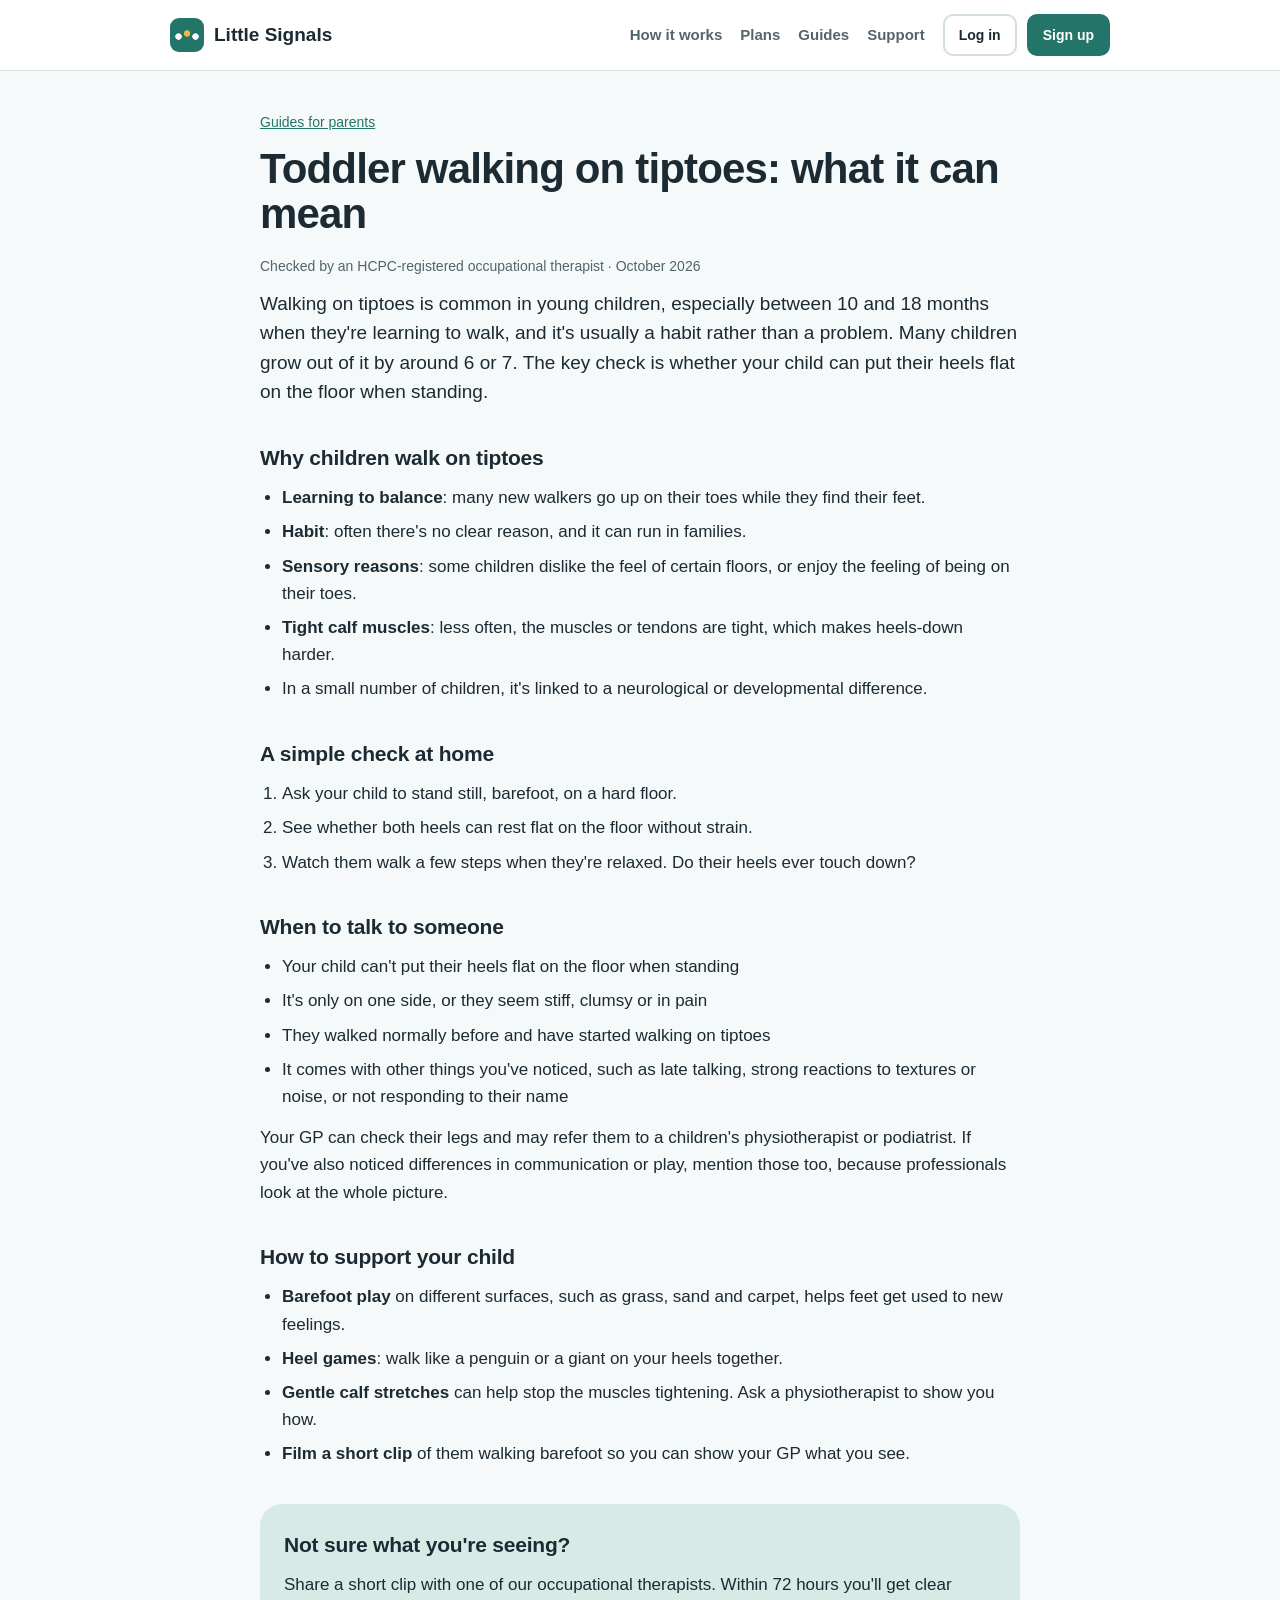
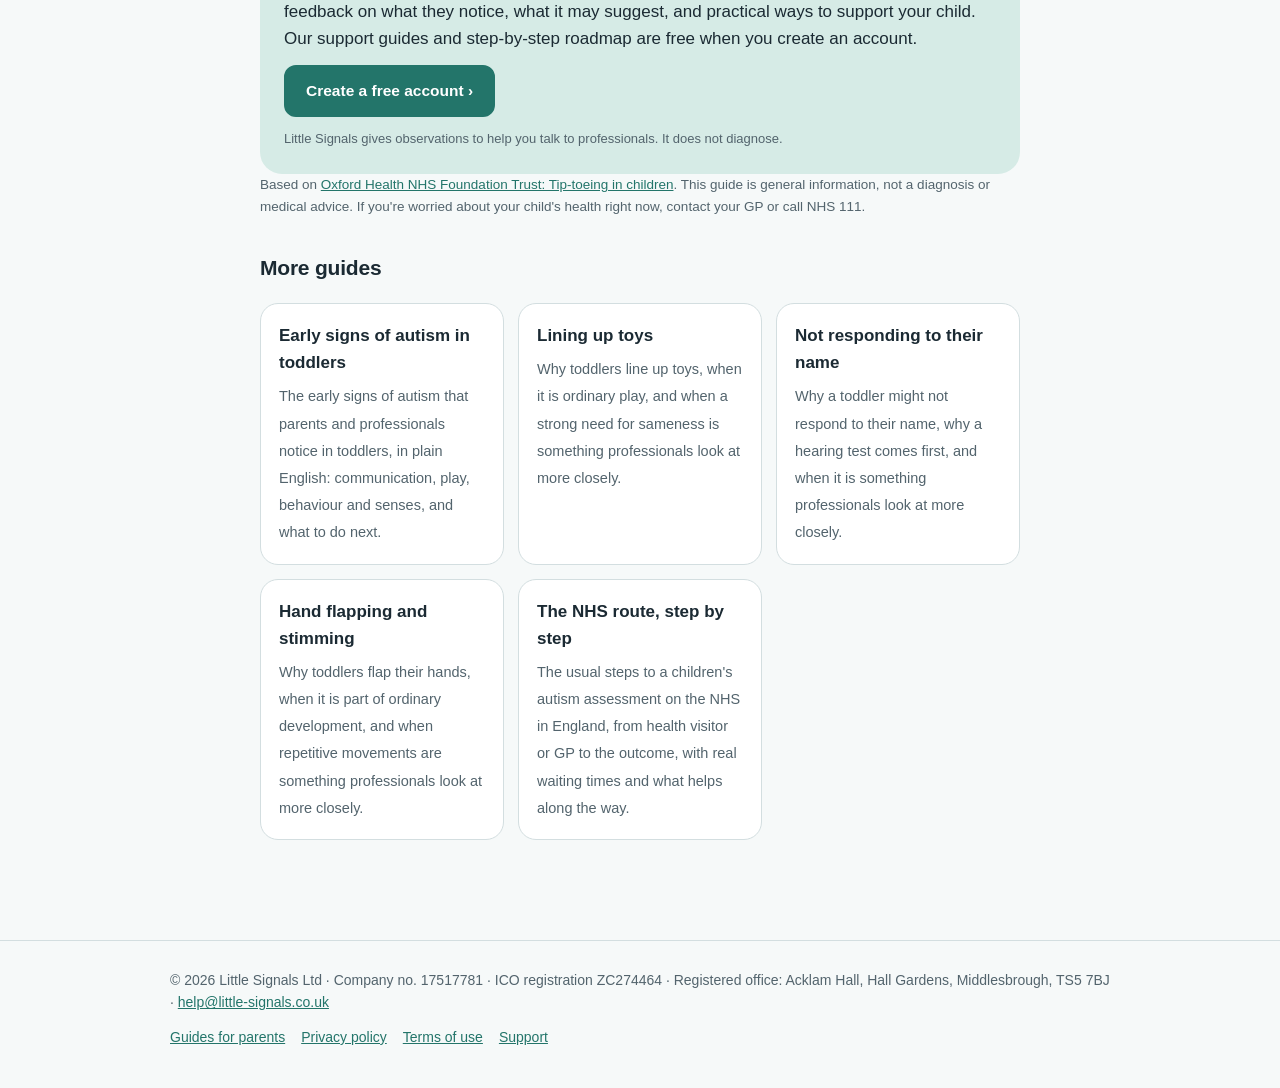
<file: guides/toddler-toe-walking/index.html>
<!doctype html>
<html lang="en-GB">
<head>
<meta charset="utf-8">
<meta name="viewport" content="width=device-width, initial-scale=1">
<title>Toddler walking on tiptoes: what it can mean · Little Signals</title>
<meta name="description" content="Why toddlers walk on tiptoes, the simple heel check to try at home, and when tiptoe walking is worth mentioning to your GP.">
<link rel="icon" href="/favicon.png">
<link rel="apple-touch-icon" href="/icon.png">
<link rel="stylesheet" href="/style.css">
</head>
<body>
<header class="site"><div class="wrap">
  <a class="brand" href="/"><img src="/icon.png" alt="">Little Signals</a>
  <nav class="top" aria-label="Main"><a class="hide-sm" href="/#how">How it works</a><a class="hide-sm" href="/#plans">Plans</a><a class="hide-sm" href="/guides/">Guides</a><a class="hide-sm" href="/support/">Support</a>
    <span class="acts"><a class="btn ghost sm" href="https://app.little-signals.co.uk/">Log in</a><a class="btn sm" href="https://app.little-signals.co.uk/">Sign up</a></span></nav>
</div></header>
<main>

<div class="wrap doc">
  <p class="crumb"><a href="/guides/">Guides for parents</a></p>
  <h1>Toddler walking on tiptoes: what it can mean</h1>
  <p class="gmeta">Checked by an HCPC-registered occupational therapist · October 2026</p>
  
<p class="glead">Walking on tiptoes is common in young children, especially between 10 and 18 months when they're learning to walk, and it's usually a habit rather than a problem. Many children grow out of it by around 6 or 7. The key check is whether your child can put their heels flat on the floor when standing.</p>

<h2>Why children walk on tiptoes</h2>
<ul>
  <li><b>Learning to balance</b>: many new walkers go up on their toes while they find their feet.</li>
  <li><b>Habit</b>: often there's no clear reason, and it can run in families.</li>
  <li><b>Sensory reasons</b>: some children dislike the feel of certain floors, or enjoy the feeling of being on their toes.</li>
  <li><b>Tight calf muscles</b>: less often, the muscles or tendons are tight, which makes heels-down harder.</li>
  <li>In a small number of children, it's linked to a neurological or developmental difference.</li>
</ul>

<h2>A simple check at home</h2>
<ol>
  <li>Ask your child to stand still, barefoot, on a hard floor.</li>
  <li>See whether both heels can rest flat on the floor without strain.</li>
  <li>Watch them walk a few steps when they're relaxed. Do their heels ever touch down?</li>
</ol>

<h2>When to talk to someone</h2>
<ul>
  <li>Your child can't put their heels flat on the floor when standing</li>
  <li>It's only on one side, or they seem stiff, clumsy or in pain</li>
  <li>They walked normally before and have started walking on tiptoes</li>
  <li>It comes with other things you've noticed, such as late talking, strong reactions to textures or noise, or not responding to their name</li>
</ul>
<p>Your GP can check their legs and may refer them to a children's physiotherapist or podiatrist. If you've also noticed differences in communication or play, mention those too, because professionals look at the whole picture.</p>

<h2>How to support your child</h2>
<ul>
  <li><b>Barefoot play</b> on different surfaces, such as grass, sand and carpet, helps feet get used to new feelings.</li>
  <li><b>Heel games</b>: walk like a penguin or a giant on your heels together.</li>
  <li><b>Gentle calf stretches</b> can help stop the muscles tightening. Ask a physiotherapist to show you how.</li>
  <li><b>Film a short clip</b> of them walking barefoot so you can show your GP what you see.</li>
</ul>

  
<div class="gcta">
  <h2>Not sure what you're seeing?</h2>
  <p>Share a short clip with one of our occupational therapists. Within 72 hours you'll get clear feedback on what they notice, what it may suggest, and practical ways to support your child. Our support guides and step-by-step roadmap are free when you create an account.</p>
  <p><a class="btn" href="https://app.little-signals.co.uk/">Create a free account ›</a></p>
  <p class="small">Little Signals gives observations to help you talk to professionals. It does not diagnose.</p>
</div>

  <p class="gsrc">Based on <a href="https://oxfordhealth.nhs.uk/wp-content/uploads/sites/22/2021/08/tip-toeing-in-children-OH-325.22.pdf">Oxford Health NHS Foundation Trust: Tip-toeing in children</a>. This guide is general information, not a diagnosis or medical advice. If you're worried about your child's health right now, contact your GP or call NHS 111.</p>
  <h2>More guides</h2>
  <div class="glist"><a class="gcard" href="/guides/early-signs-of-autism-in-toddlers/"><b>Early signs of autism in toddlers</b><span>The early signs of autism that parents and professionals notice in toddlers, in plain English: communication, play, behaviour and senses, and what to do next.</span></a><a class="gcard" href="/guides/toddler-lining-up-toys/"><b>Lining up toys</b><span>Why toddlers line up toys, when it is ordinary play, and when a strong need for sameness is something professionals look at more closely.</span></a><a class="gcard" href="/guides/toddler-not-responding-to-name/"><b>Not responding to their name</b><span>Why a toddler might not respond to their name, why a hearing test comes first, and when it is something professionals look at more closely.</span></a><a class="gcard" href="/guides/toddler-hand-flapping/"><b>Hand flapping and stimming</b><span>Why toddlers flap their hands, when it is part of ordinary development, and when repetitive movements are something professionals look at more closely.</span></a><a class="gcard" href="/guides/autism-assessment-for-children-nhs-route/"><b>The NHS route, step by step</b><span>The usual steps to a children&#x27;s autism assessment on the NHS in England, from health visitor or GP to the outcome, with real waiting times and what helps along the way.</span></a></div>
</div>

</main>
<footer class="site"><div class="wrap">
  <span>© 2026 Little Signals Ltd · Company no. 17517781 · ICO registration ZC274464 · Registered office: Acklam Hall, Hall Gardens, Middlesbrough, TS5 7BJ · <a href="mailto:help@little-signals.co.uk">help@little-signals.co.uk</a></span>
  <nav aria-label="Legal"><a href="/guides/">Guides for parents</a><a href="/privacy/">Privacy policy</a><a href="/terms/">Terms of use</a><a href="/support/">Support</a></nav>
</div></footer>
<!-- Cloudflare Web Analytics (cookie-free) --><script type='module' src='https://static.cloudflareinsights.com/beacon.min.js' data-cf-beacon='{"token": "3dc8c673c50845ae96b83010e44862e6"}'></script><!-- End Cloudflare Web Analytics -->
</body>
</html>
</file>
<file: style.css>
:root{--bg:#F6F9F9;--surface:#fff;--sunk:#E9F0F1;--ink:#1B2A33;--muted:#53646D;--line:#D3DEE0;--accent:#23756A;--accent-ink:#fff;--accent-soft:#D6EBE6;--sun:#F2B544;--sun-soft:#FCEFD0;--sun-ink:#3A2A05}
@media (prefers-color-scheme:dark){:root{--bg:#111B20;--surface:#18252C;--sunk:#0E171B;--ink:#E6EEF0;--muted:#9AAEB5;--line:#2A3B43;--accent:#5CC2B1;--accent-ink:#0C1A1D;--accent-soft:#1B3A37;--sun-soft:#3A3020;--sun-ink:#F8E2B0}}
*{box-sizing:border-box}html{-webkit-text-size-adjust:100%}
body{margin:0;background:var(--bg);color:var(--ink);font:17px/1.6 -apple-system,BlinkMacSystemFont,"Segoe UI",Roboto,Helvetica,Arial,sans-serif}
a{color:var(--accent)}a:focus-visible,button:focus-visible{outline:3px solid var(--sun);outline-offset:2px}
.wrap{max-width:980px;margin:0 auto;padding:0 20px}
header.site{border-bottom:1px solid var(--line);background:var(--surface)}
header.site .wrap{display:flex;align-items:center;justify-content:space-between;gap:16px;padding-top:14px;padding-bottom:14px}
.brand{display:flex;align-items:center;gap:10px;text-decoration:none;color:var(--ink);font-weight:800;font-size:19px}
.brand img{width:34px;height:34px;border-radius:9px}
nav.top{display:flex;gap:18px;flex-wrap:wrap;font-size:15px}nav.top a{color:var(--muted);text-decoration:none;font-weight:600}nav.top a:hover{color:var(--accent)}
.hero{padding:64px 0 40px}
.eyebrow{font-size:13px;font-weight:800;letter-spacing:.08em;text-transform:uppercase;color:var(--accent);margin:0 0 10px}
h1{font-size:clamp(34px,6vw,54px);line-height:1.08;letter-spacing:-.02em;margin:0 0 18px;max-width:14ch}
.lede{font-size:19px;color:var(--muted);max-width:56ch;margin:0 0 26px}
.badge{display:inline-flex;align-items:center;gap:8px;background:var(--ink);color:var(--bg);padding:12px 18px;border-radius:12px;font-weight:700;font-size:15px}
.badge small{display:block;font-weight:500;opacity:.75;font-size:12px}
section{padding:40px 0}
h2{font-size:28px;letter-spacing:-.01em;margin:0 0 20px}
.steps{display:grid;grid-template-columns:repeat(auto-fit,minmax(240px,1fr));gap:16px;counter-reset:s;padding:0;margin:0;list-style:none}
.steps li{background:var(--surface);border:1px solid var(--line);border-radius:18px;padding:20px}
.steps li::before{counter-increment:s;content:counter(s);display:inline-grid;place-items:center;width:34px;height:34px;border-radius:50%;background:var(--accent-soft);color:var(--accent);font-weight:800;margin-bottom:10px}
.steps h3,.plan h3{margin:0 0 6px;font-size:18px}.ptop{display:flex;flex-direction:column;gap:8px;align-items:flex-start}.steps p,.plan p{margin:0;color:var(--muted);font-size:15.5px}
.plans{display:grid;grid-template-columns:repeat(auto-fit,minmax(250px,1fr));gap:16px}
.plan{background:var(--surface);border:1.5px solid var(--line);border-radius:18px;padding:22px;display:flex;flex-direction:column;gap:8px}
.plan.pop{border-color:var(--accent)}
.price{font-size:30px;font-weight:800;letter-spacing:-.01em}.price span{font-size:14px;font-weight:500;color:var(--muted)}
.tag{align-self:flex-start;background:var(--sun);color:#3A2A05;font-size:12px;font-weight:800;padding:2px 8px;border-radius:6px}
.plan ul{margin:6px 0 0;padding-left:18px;color:var(--muted);font-size:15px}
.note{background:var(--sun-soft);color:var(--sun-ink);border-radius:16px;padding:16px 18px;font-size:15.5px}
.card{background:var(--surface);border:1px solid var(--line);border-radius:18px;padding:22px}
.doc{padding:40px 0 60px;max-width:760px}
.doc h1{font-size:clamp(30px,5vw,42px);max-width:none}
.doc h2{font-size:21px;margin:34px 0 10px}
.doc p{margin:0 0 12px}
.draft{background:var(--sun-soft);color:var(--sun-ink);border-radius:12px;padding:12px 16px;font-size:14.5px;margin:0 0 24px}
.meta{color:var(--muted);font-size:14.5px;margin:-6px 0 22px}
footer.site{border-top:1px solid var(--line);margin-top:40px;padding:28px 0 40px;color:var(--muted);font-size:14px}
footer.site .wrap{display:flex;flex-wrap:wrap;justify-content:space-between;gap:12px}
footer.site nav{display:flex;gap:16px;flex-wrap:wrap}
details{background:var(--surface);border:1px solid var(--line);border-radius:14px;padding:14px 18px;margin:0 0 10px}
summary{cursor:pointer;font-weight:700}details p{margin:10px 0 0;color:var(--muted)}
.acts{display:flex;align-items:center;gap:10px}
.btn{display:inline-flex;align-items:center;justify-content:center;gap:6px;background:var(--accent);color:var(--accent-ink);font-weight:800;text-decoration:none;border-radius:12px;padding:12px 20px;font-size:15.5px;border:2px solid var(--accent)}
.btn:hover{filter:brightness(1.07)}
.btn.ghost{background:transparent;color:var(--ink);border-color:var(--line)}
.btn.sm{padding:8px 14px;font-size:14px;border-radius:10px}
nav.top a.btn{color:var(--accent-ink)}nav.top a.btn.ghost{color:var(--ink)}nav.top{align-items:center}
.btn.gold{background:var(--sun);border-color:var(--sun);color:#3A2A05}
.hero2{display:grid;grid-template-columns:1.1fr .9fr;gap:40px;align-items:stretch;padding:56px 0 30px}
.hero2 h1{max-width:none}
.cta-row{display:flex;flex-wrap:wrap;gap:10px;margin:4px 0 18px}
.ticks{list-style:none;padding:0;margin:0;display:grid;gap:8px}
.ticks li{display:flex;gap:10px;align-items:center;font-weight:600;font-size:15.5px}
.ticks li::before{content:"✓";display:inline-grid;place-items:center;width:24px;height:24px;border-radius:50%;background:var(--accent);color:var(--accent-ink);font-size:13px;font-weight:800;flex:none}
.phone{background:var(--surface);border:1px solid var(--line);border-radius:30px;padding:18px;box-shadow:0 18px 50px rgba(27,42,51,.14);max-width:360px;margin:0 auto;display:grid;gap:12px}
.ready{background:var(--sun);color:#3A2A05;border-radius:16px;padding:12px 14px;font-weight:800;font-size:15px}
.ready small{display:block;font-weight:500;font-size:13px}
.obs{display:grid;grid-template-columns:auto 1fr;gap:8px 10px;font-size:14px;align-items:start}
.ts{background:var(--accent-soft);color:var(--accent);font-weight:800;border-radius:7px;padding:1px 7px;font-variant-numeric:tabular-nums}
.obs p{margin:0}.obs p span{display:block;color:var(--muted);font-size:13px}
.lvlhead{display:flex;justify-content:space-between;align-items:center;margin-top:4px}.lvlhead span{font-weight:800}.lvlhead b{background:var(--accent-soft,#D6EBE6);color:var(--accent);font-size:13px;font-weight:800;padding:4px 10px;border-radius:999px}.lvlends{display:flex;justify-content:space-between;font-size:11.5px;color:var(--muted);margin-top:-4px}.sum{background:var(--bg);border:1px solid var(--line);border-left:4px solid var(--accent);border-radius:14px;padding:12px 14px;display:grid;gap:6px}.sum b{font-size:14px}.sum p{margin:0;font-size:13.5px;line-height:1.5}.sum small{font-size:12px;color:var(--muted)}.lvl{display:flex;gap:4px}.lvl i{flex:1;height:8px;border-radius:4px;background:var(--sunk)}.lvl i.on{background:var(--accent)}
.rep{display:flex;gap:8px;align-items:center;background:var(--accent-soft);border-radius:12px;padding:10px 12px;font-weight:700;font-size:14px}
.band{background:var(--surface);border:1px solid var(--line);border-radius:22px;padding:26px}
.chips{display:flex;flex-wrap:wrap;gap:8px;margin:14px 0 0}
.chips span{background:var(--bg);border:1px solid var(--line);border-radius:99px;padding:6px 12px;font-size:14.5px}
.steps4{display:grid;grid-template-columns:repeat(auto-fit,minmax(200px,1fr));gap:14px;counter-reset:s;padding:0;margin:0;list-style:none}
.steps4 li{background:var(--surface);border:1px solid var(--line);border-radius:18px;padding:20px}
.steps4 li::before{counter-increment:s;content:counter(s);display:inline-grid;place-items:center;width:32px;height:32px;border-radius:50%;background:var(--accent-soft);color:var(--accent);font-weight:800;margin-bottom:10px}
.steps4 h3{margin:0 0 6px;font-size:17px}.steps4 p{margin:0;color:var(--muted);font-size:15px}
.two{display:grid;grid-template-columns:1fr 1fr;gap:18px}
.feat{background:var(--surface);border:1px solid var(--line);border-radius:18px;padding:22px}
.feat h3{margin:0 0 8px;font-size:18px}.feat p{margin:0 0 8px;color:var(--muted);font-size:15.5px}
.feat ul{margin:0;padding-left:18px;color:var(--muted);font-size:15px}
.plan.q{background:#DCE7F4;border-color:transparent}.plan.f{background:#FBE3D6;border-color:transparent}
.plan.j{background:#23756A;border-color:transparent;color:#fff}.plan.j p,.plan.j ul,.plan.j .price span{color:#D6EBE6}
.plan .btn{margin-top:auto}
.plan.q .btn{background:#3466A0;border-color:#3466A0;color:#fff}.plan.f .btn{background:#C25E33;border-color:#C25E33;color:#fff}
@media (prefers-color-scheme:dark){.plan.q{background:#1A2838}.plan.f{background:#3A241B}.plan.j{background:#1E6157}}
.final{background:#23756A;color:#fff;border-radius:24px;padding:34px;text-align:center;display:grid;gap:12px;justify-items:center}
.final h2{margin:0;color:#fff}.final p{margin:0;color:#D6EBE6;max-width:52ch}
@media (max-width:860px){.hero2,.two{grid-template-columns:1fr}.hero2{padding-top:36px}}
@media (max-width:560px){header.site .wrap{flex-wrap:wrap;gap:10px}nav.top .hide-sm{display:none}.hero{padding-top:40px}}

.free{background:var(--surface);border:1px solid var(--line);border-radius:28px;padding:36px}
.freetag{display:inline-block;background:var(--sun);color:#3A2A05;font-weight:800;font-size:13px;padding:5px 12px;border-radius:999px;letter-spacing:.04em}
.free h2{margin:14px 0 10px}.free .lede{max-width:640px;margin:0 0 22px}
.tiles{display:grid;grid-template-columns:repeat(auto-fit,minmax(240px,1fr));gap:14px}
.tile{border-radius:18px;padding:18px;display:grid;gap:6px;align-content:start;color:#1B2A33}
.tile .e{font-size:26px}.tile h3{margin:0;font-size:17px}.tile p{margin:0;font-size:14.5px;line-height:1.5;color:#33434c}
.tile .chips{display:flex;flex-wrap:wrap;gap:6px;margin-top:4px}.tile .chips span{background:rgba(255,255,255,.75);border:0;border-radius:999px;padding:3px 10px;font-size:12.5px;font-weight:700}
.freecta{display:flex;gap:16px;align-items:center;margin-top:24px;flex-wrap:wrap}.freecta small{color:var(--muted);font-size:14px}
.cmp{margin-top:20px;background:var(--bg);border:1px solid var(--line);border-radius:16px;padding:14px 18px;display:flex;gap:12px;align-items:center;font-size:15px}.cmp b{color:var(--accent)}
.herol{display:flex;flex-direction:column}.herol .ticks{margin-bottom:28px}.herol .worry{margin-top:auto !important}@media (min-width:861px){.hero2 .eyebrow{font-size:16.5px;letter-spacing:.01em;line-height:1.35;margin-bottom:25.8px}.hero2 h1{font-size:46px}.herol{padding-bottom:44px}.herer{display:flex;flex-direction:column}.herer .phone{flex:1;display:flex;flex-direction:column;gap:12px;width:100%;box-sizing:border-box}.herer .phone .rep{margin-top:auto}}.worry .chips span{font-size:13.5px;padding:5px 11px}.worry{padding:22px 24px}.worry h2{font-size:22px;margin:0 0 6px}.worry p{margin:0;color:var(--muted)}
.glead{font-size:19px;line-height:1.55;color:var(--ink);margin:6px 0 18px}.doc ul,.doc ol{padding-left:22px;margin:0 0 14px}.doc li{margin:0 0 7px}.gmeta{color:var(--muted);font-size:14px;margin:0 0 18px}.crumb{font-size:14px;margin:0 0 10px}.gcta{margin-top:36px;background:var(--accent-soft);border-radius:22px;padding:24px}.gcta h2{margin-top:0}.gcta .small{font-size:13px;color:var(--muted);margin:0}.gsrc{font-size:13.5px;color:var(--muted);margin-top:26px}.glist{display:grid;grid-template-columns:repeat(auto-fit,minmax(230px,1fr));gap:14px;margin-top:18px}.gcard{display:block;background:var(--surface);border:1px solid var(--line);border-radius:18px;padding:18px;text-decoration:none;color:var(--ink)}.gcard b{display:block;font-size:17px;margin-bottom:6px}.gcard span{color:var(--muted);font-size:14.5px}.gcard:hover{border-color:var(--accent)}
@media (max-width:600px){.plans{gap:10px}.plan{display:grid;grid-template-columns:1fr auto;column-gap:10px;row-gap:5px;padding:14px 16px;align-items:center}.ptop{gap:4px!important}.plan .tag{font-size:11px}.plan h3{margin:0;font-size:17px}.plan .price{font-size:22px;text-align:right;white-space:nowrap}.plan .price span{font-size:12px}.plan p{grid-column:1/-1;font-size:13.5px;line-height:1.4}.plan ul{display:none}.plan .btn{grid-column:1/-1;padding:9px 14px;font-size:15px;margin-top:2px;text-align:center}.free{padding:22px 16px;border-radius:22px}.free .hm,.tile p,.tile .chips,.cmp,.feat ul{display:none}.tiles{grid-template-columns:1fr 1fr;gap:10px}.tile{padding:14px 12px;gap:4px}.tile .e{font-size:22px}.tile h3{font-size:15px;line-height:1.25}.free h2{font-size:24px}.freecta{margin-top:16px}}
</file>
